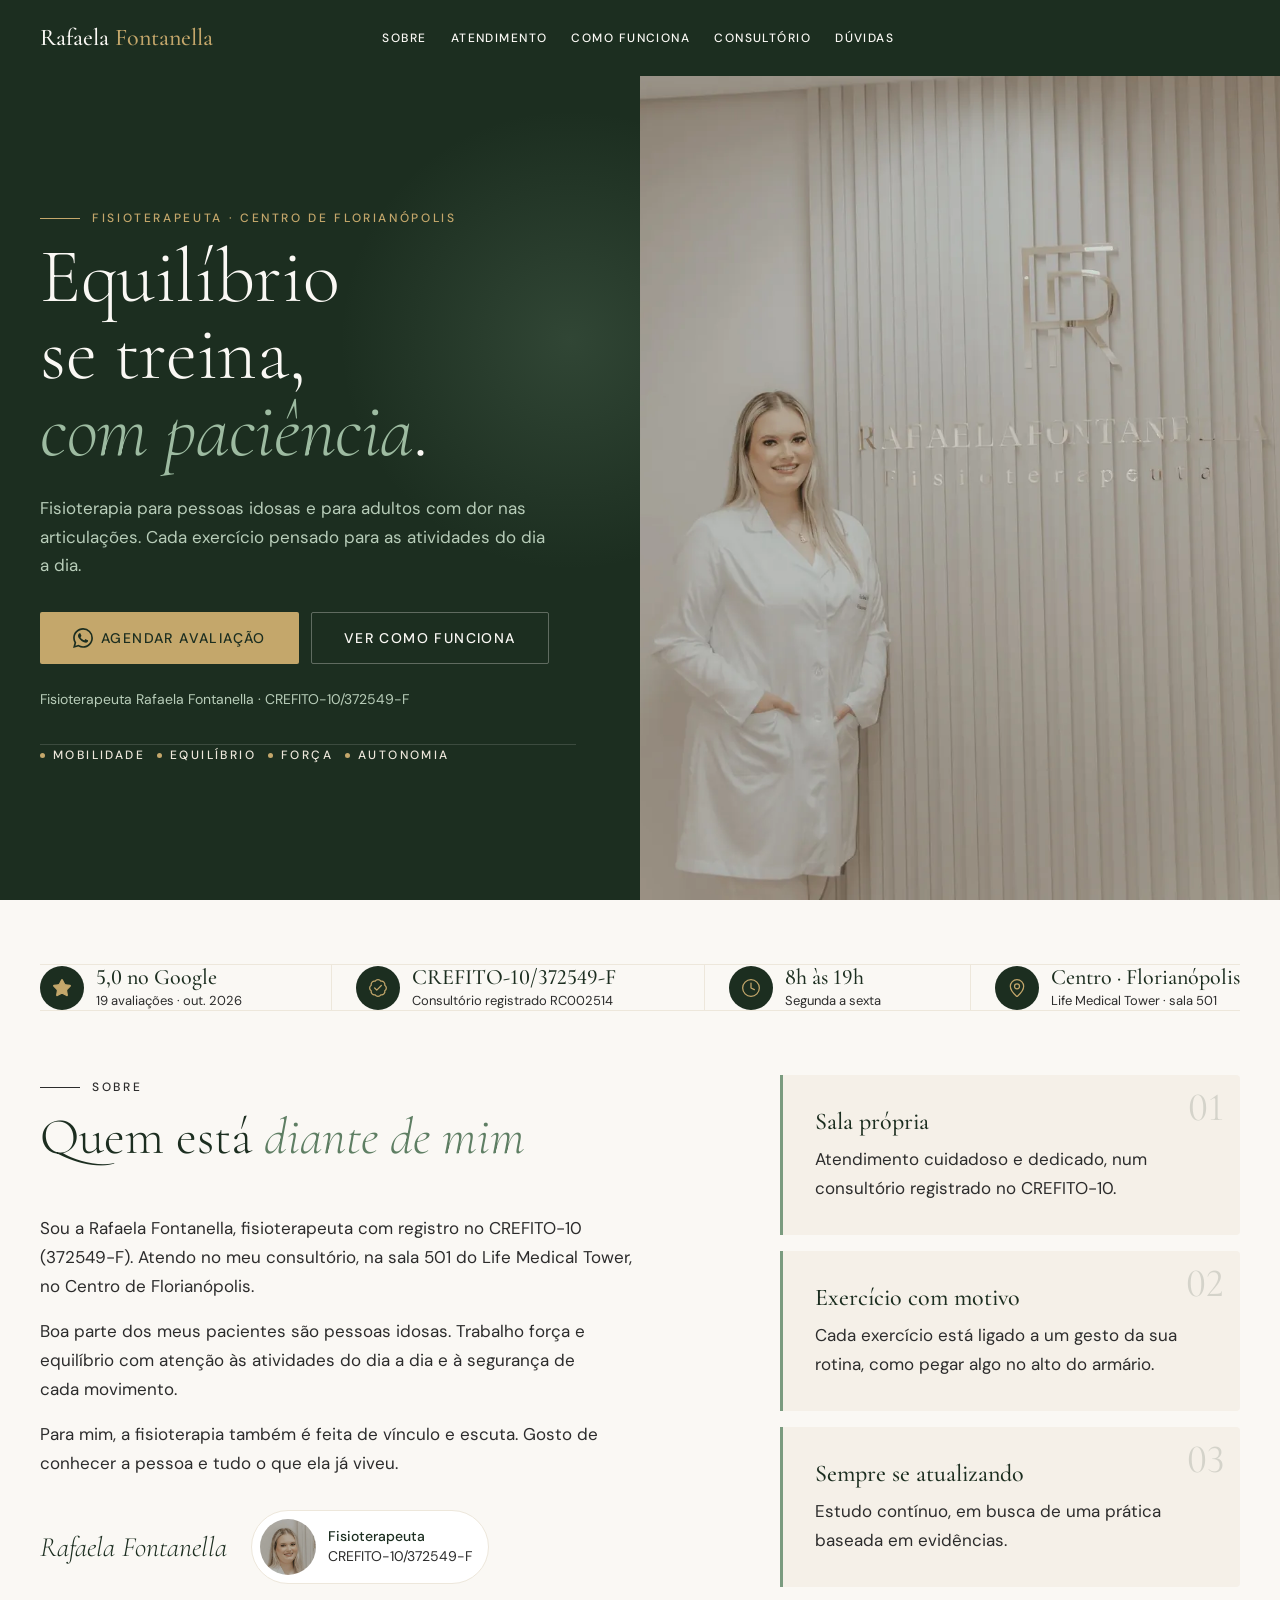
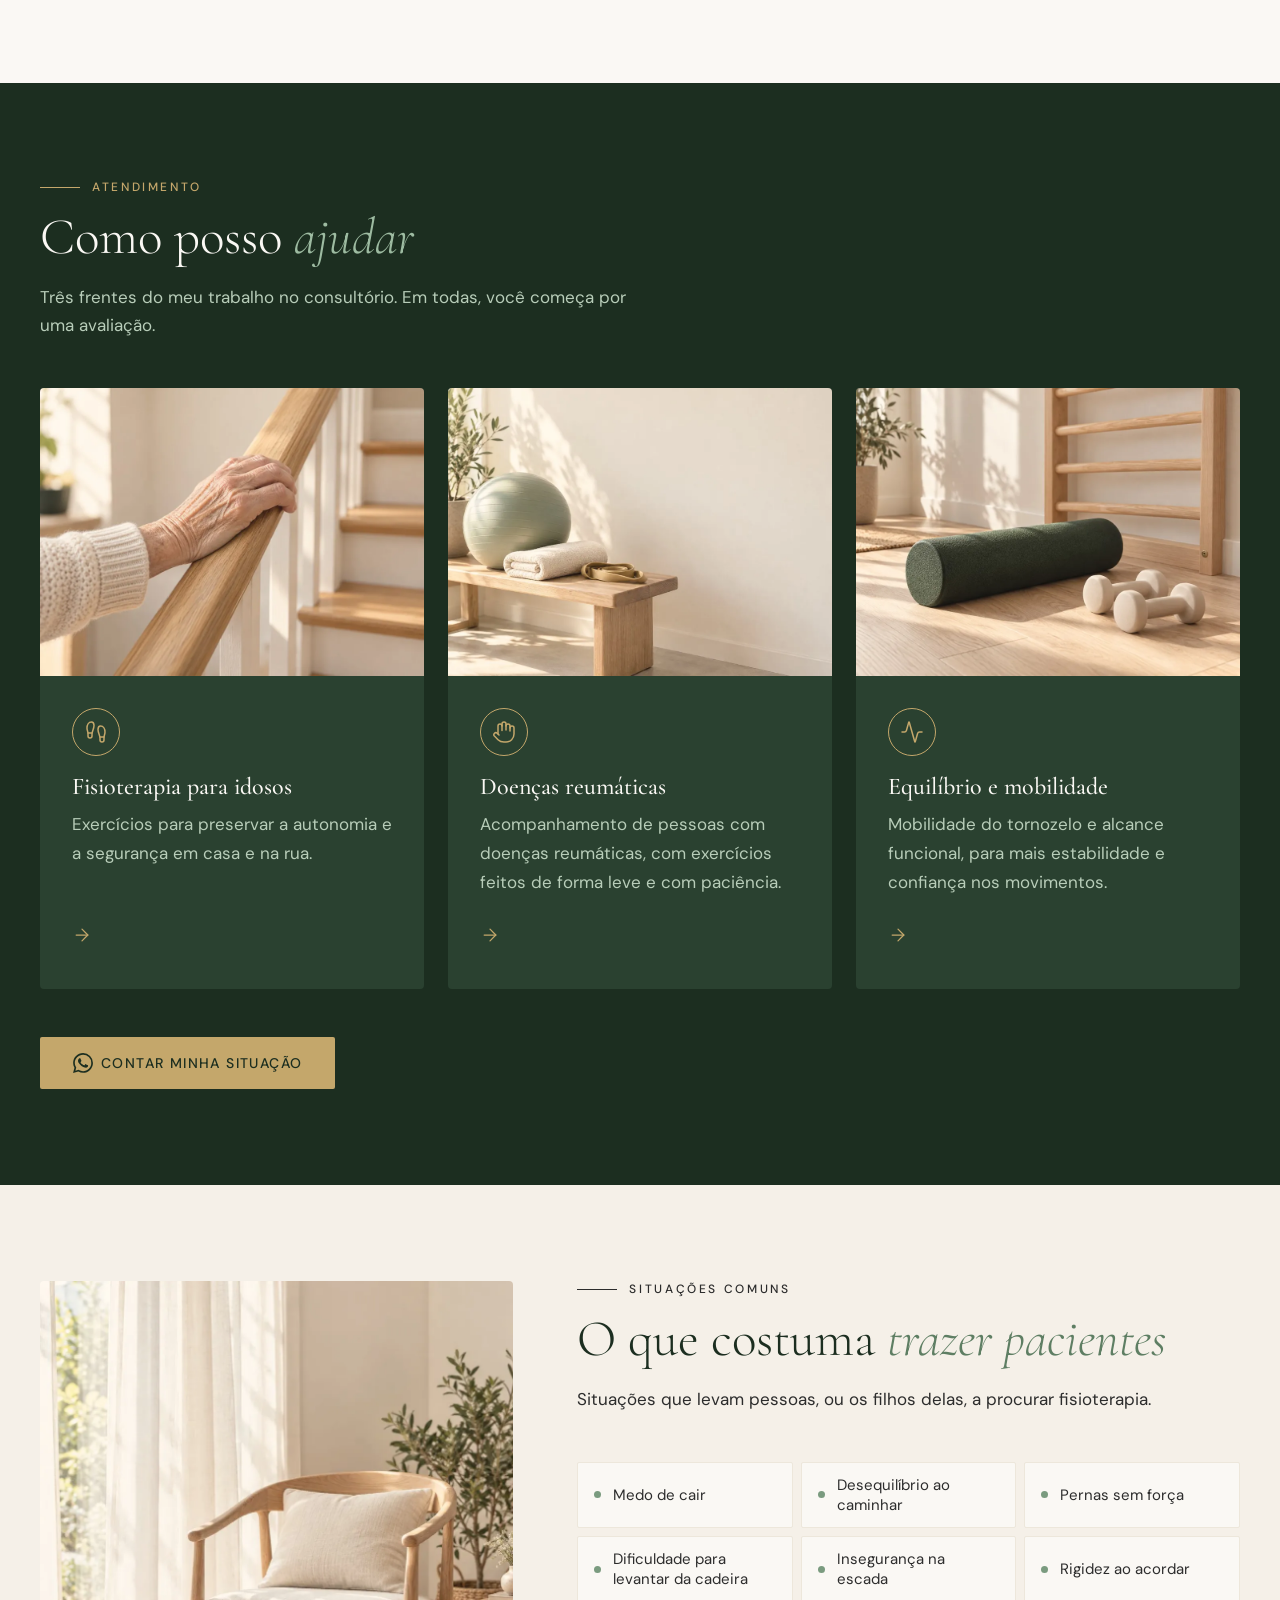
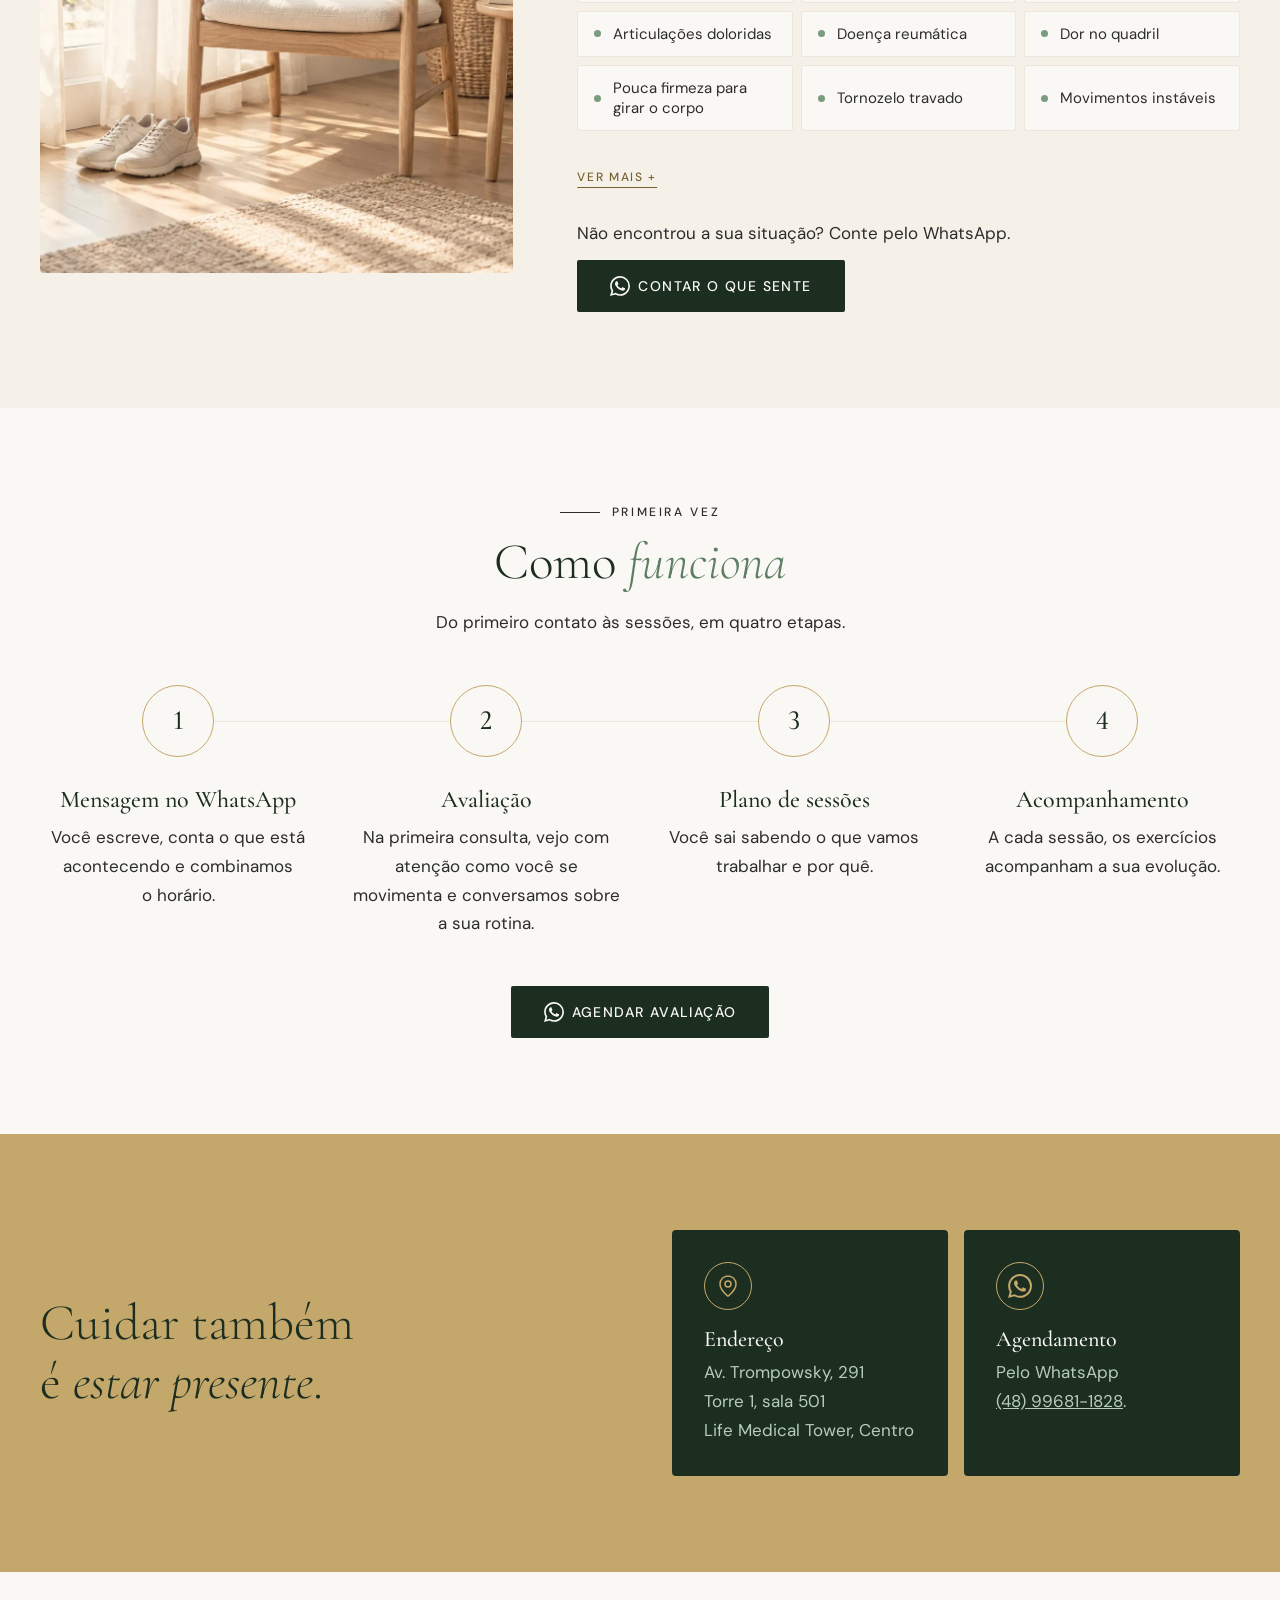
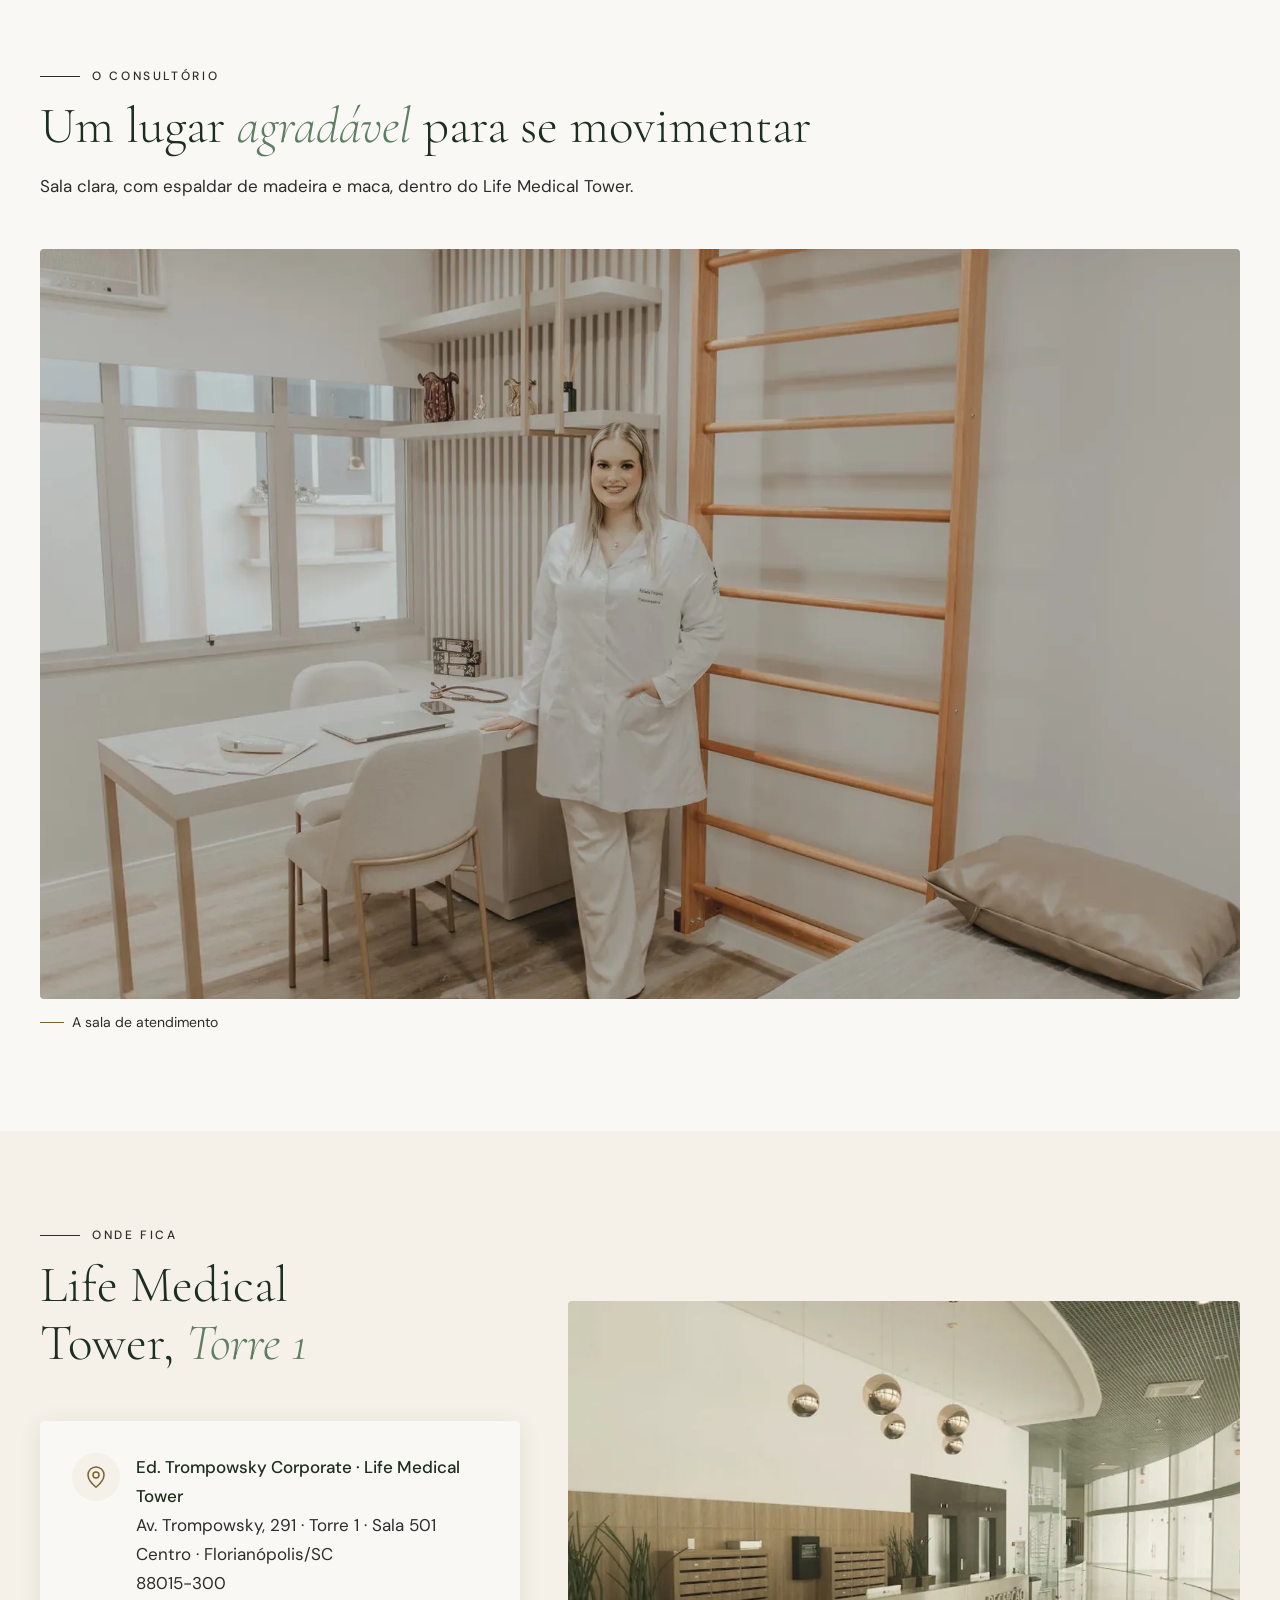
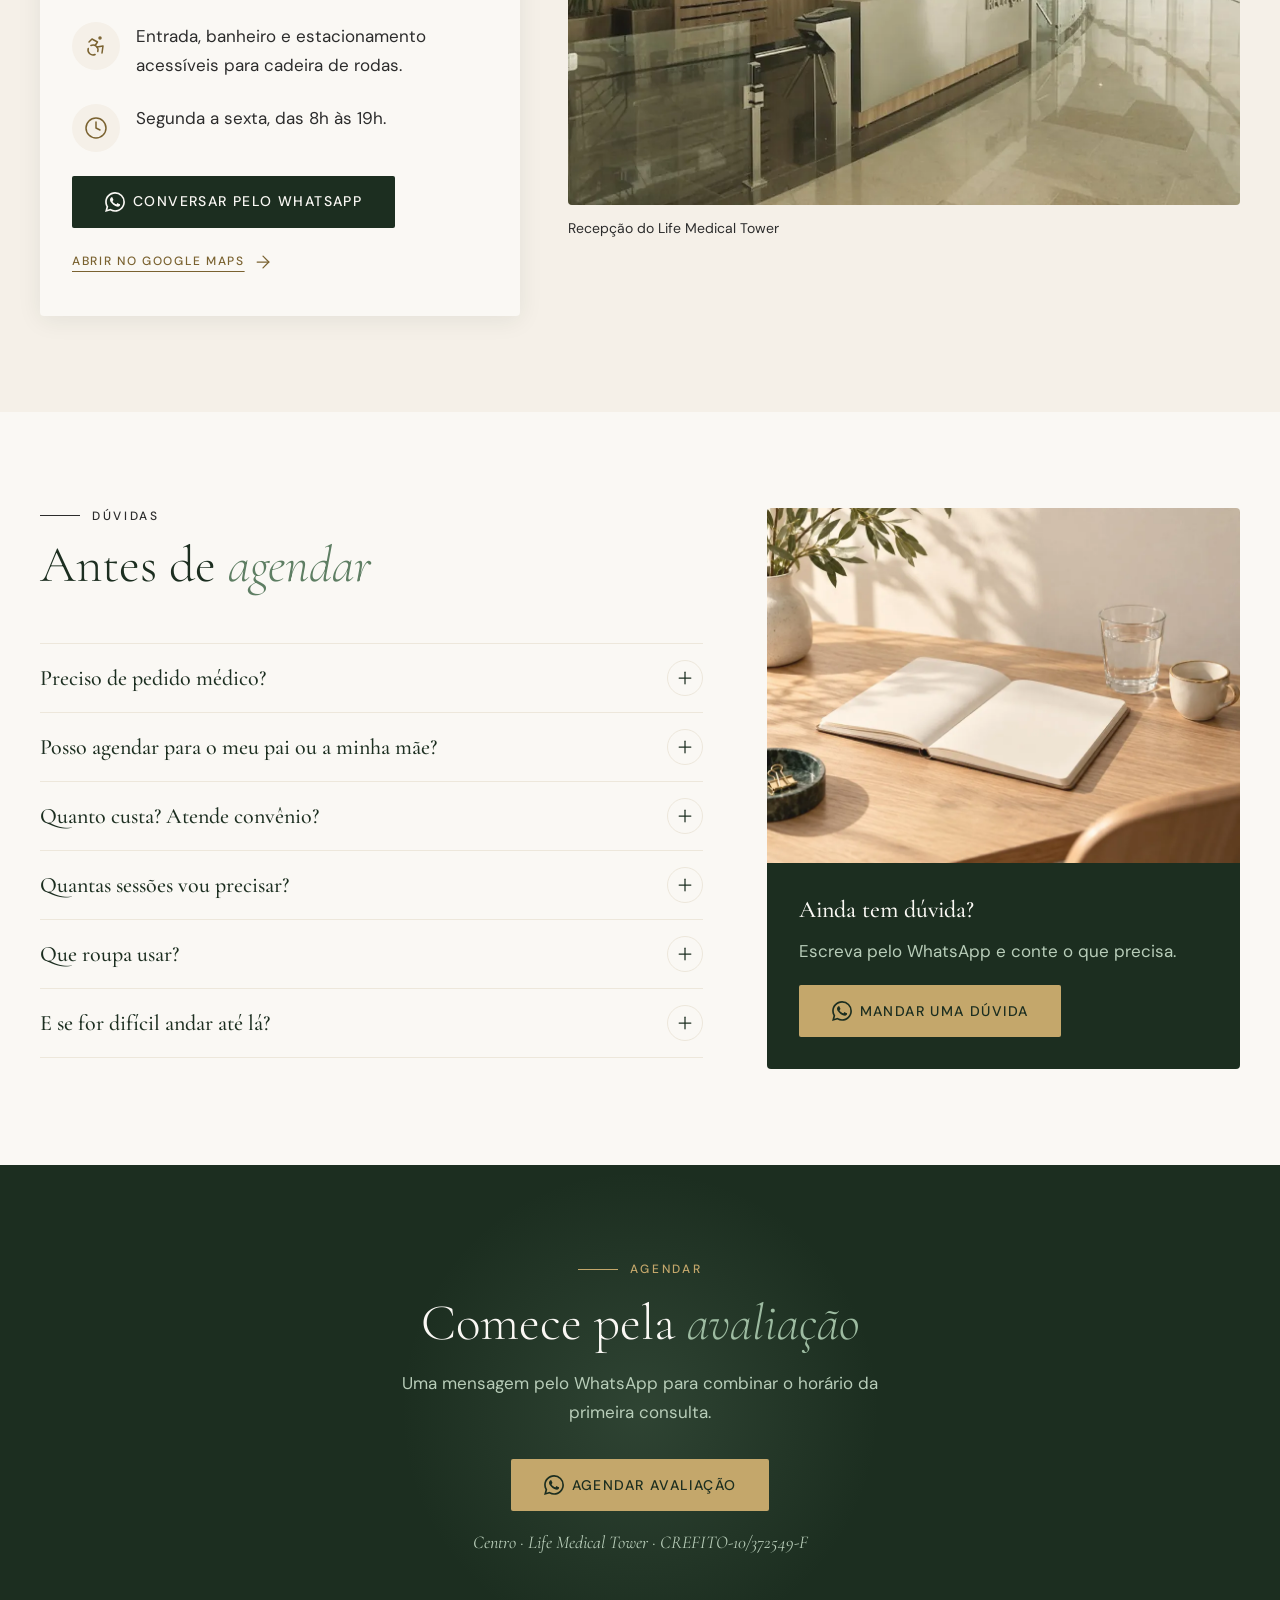
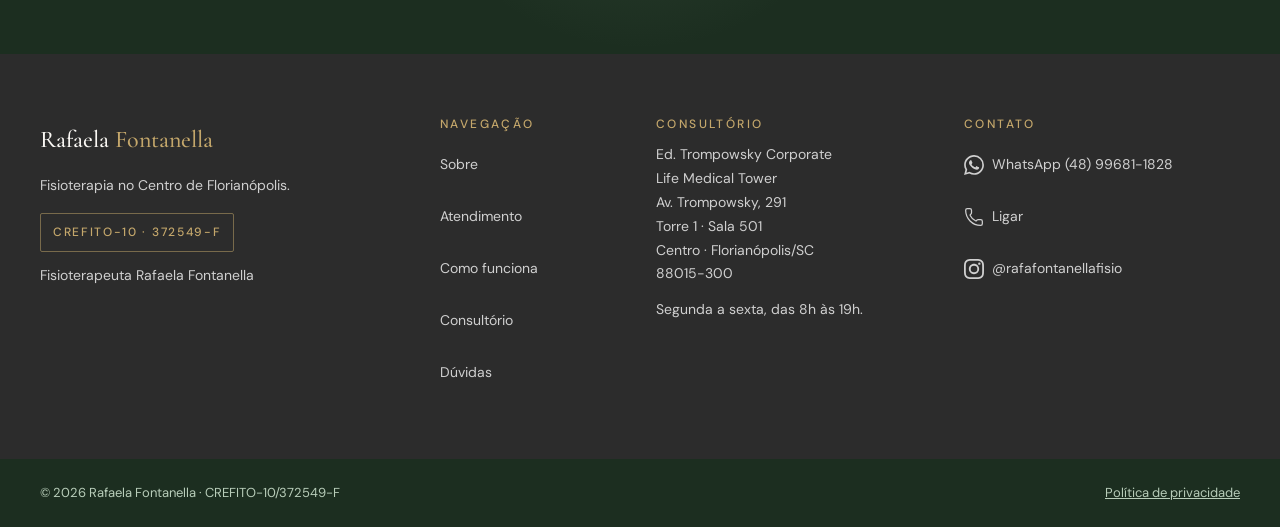
<file: index.html>
<!DOCTYPE html>
<html lang="pt-BR">
<head>
<meta charset="UTF-8">
<meta name="viewport" content="width=device-width, initial-scale=1">
<!-- PRÉ-VENDA: não remover até o Armin fechar a venda -->
<meta name="robots" content="noindex, nofollow">
<title>Fisioterapeuta no Centro, Florianópolis | Rafaela Fontanella</title>
<meta name="description" content="Fisioterapia para pessoas idosas e adultos no Centro de Florianópolis, no Life Medical Tower. Rafaela Fontanella, CREFITO-10/372549-F.">
<meta property="og:title" content="Fisioterapeuta no Centro, Florianópolis | Rafaela Fontanella">
<meta property="og:description" content="Fisioterapia para pessoas idosas e adultos no Centro de Florianópolis, no Life Medical Tower. Rafaela Fontanella, CREFITO-10/372549-F.">
<meta property="og:type" content="website">
<meta property="og:locale" content="pt_BR">
<meta property="og:url" content="https://infomediamethods-sys.github.io/rafaela-fontanella-fisioterapeuta/">
<meta property="og:image" content="https://infomediamethods-sys.github.io/rafaela-fontanella-fisioterapeuta/assets/img/og-rafaela.jpg">
<meta property="og:image:width" content="1200">
<meta property="og:image:height" content="630">
<meta property="og:image:alt" content="Rafaela Fontanella, fisioterapeuta no Centro de Florianópolis, CREFITO-10/372549-F, com a frase: Equilíbrio se treina, com paciência.">
<meta name="twitter:card" content="summary_large_image">
<meta name="twitter:image" content="https://infomediamethods-sys.github.io/rafaela-fontanella-fisioterapeuta/assets/img/og-rafaela.jpg">
<meta name="theme-color" content="#1C2E20">
<link rel="icon" href="data:image/svg+xml,%3Csvg xmlns='http://www.w3.org/2000/svg' viewBox='0 0 64 64'%3E%3Crect width='64' height='64' rx='4' fill='%231C2E20'/%3E%3Ctext x='32' y='42' text-anchor='middle' font-family='Georgia,serif' font-size='28' fill='%23C4A76B'%3ERF%3C/text%3E%3C/svg%3E">
<link rel="preconnect" href="https://fonts.googleapis.com">
<link rel="preconnect" href="https://fonts.gstatic.com" crossorigin>
<link href="https://fonts.googleapis.com/css2?family=Cormorant+Garamond:ital,wght@0,300;0,500;1,300&family=DM+Sans:opsz,wght@9..40,400;9..40,500&display=swap" rel="stylesheet">
<link rel="preload" as="image" media="(max-width: 899px)" imagesrcset="assets/img/heroi-retrato-480.webp 480w, assets/img/heroi-retrato-960.webp 960w" imagesizes="100vw">
<link rel="stylesheet" href="assets/css/base.css">
<link rel="stylesheet" href="assets/css/style.css?v=20261019c">
<script type="application/ld+json">{"@context": "https://schema.org", "@graph": [{"@type": "Physiotherapy", "@id": "#consultorio", "name": "Rafaela Fontanella | Fisioterapeuta", "telephone": "+55 48 99681-1828", "image": "https://infomediamethods-sys.github.io/rafaela-fontanella-fisioterapeuta/assets/img/og-rafaela.jpg", "address": {"@type": "PostalAddress", "streetAddress": "Av. Trompowsky, 291, Torre 1, Sala 501, Ed. Trompowsky Corporate, Life Medical Tower", "addressLocality": "Florianópolis", "addressRegion": "SC", "postalCode": "88015-300", "addressCountry": "BR"}, "openingHoursSpecification": [{"@type": "OpeningHoursSpecification", "dayOfWeek": ["Monday", "Tuesday", "Wednesday", "Thursday", "Friday"], "opens": "08:00", "closes": "19:00"}], "sameAs": ["https://www.instagram.com/rafafontanellafisio/"]}, {"@type": "Person", "name": "Rafaela Fontanella", "jobTitle": "Fisioterapeuta", "identifier": {"@type": "PropertyValue", "propertyID": "CREFITO-10", "value": "372549-F"}, "worksFor": {"@id": "#consultorio"}, "sameAs": ["https://www.instagram.com/rafafontanellafisio/"]}]}</script>
</head>
<body>
<a class="pular-conteudo" href="#conteudo">Pular para o conteúdo</a>

<header data-header>
  <div class="container cabecalho">
    <a class="marca" href="#inicio" aria-label="Rafaela Fontanella, início">Rafaela&nbsp;<span>Fontanella</span></a>
    <nav class="nav" aria-label="Principal"><ul role="list"><li><a href="#sobre">Sobre</a></li><li><a href="#atendimento">Atendimento</a></li><li><a href="#como-funciona">Como funciona</a></li><li><a href="#consultorio">Consultório</a></li><li><a href="#duvidas">Dúvidas</a></li></ul></nav>
    <div class="cabecalho__acoes">
      <a class="botao botao--ouro cabecalho__cta" href="https://wa.me/5548996811828?text=Ol%C3%A1%2C%20Rafaela%21%20Vi%20seu%20site%20e%20gostaria%20de%20agendar%20uma%20avalia%C3%A7%C3%A3o%20de%20fisioterapia." target="_blank" rel="noopener"><span class="cta-longo">Agendar avaliação</span><span class="cta-curto">Agendar</span></a>
      <button class="cabecalho__menu" type="button" data-abrir-menu aria-expanded="false" aria-controls="menu-celular"><span></span><span class="sr-only">Abrir menu</span></button>
    </div>
  </div>
</header>
<nav class="menu-celular" id="menu-celular" aria-hidden="true" aria-label="Menu" data-lenis-prevent>
  <div class="menu-celular__topo">
    <span class="marca">Rafaela&nbsp;<span>Fontanella</span></span>
    <button class="menu-celular__fechar" type="button" data-fechar-menu><svg aria-hidden="true" focusable="false" class="icone icone--x" xmlns="http://www.w3.org/2000/svg" width="24" height="24" viewBox="0 0 24 24" fill="none" stroke="currentColor" stroke-width="1.5" stroke-linecap="round" stroke-linejoin="round" ><path d="M18 6 6 18" /><path d="m6 6 12 12" /></svg><span class="sr-only">Fechar menu</span></button>
  </div>
  <ul role="list"><li><a href="#sobre">Sobre</a></li><li><a href="#atendimento">Atendimento</a></li><li><a href="#como-funciona">Como funciona</a></li><li><a href="#consultorio">Consultório</a></li><li><a href="#duvidas">Dúvidas</a></li></ul>
  <a class="botao botao--ouro" href="https://wa.me/5548996811828?text=Ol%C3%A1%2C%20Rafaela%21%20Vi%20seu%20site%20e%20gostaria%20de%20agendar%20uma%20avalia%C3%A7%C3%A3o%20de%20fisioterapia." target="_blank" rel="noopener"><svg class="icone icone--marca" width="24" height="24" fill="currentColor" aria-hidden="true" focusable="false" role="img" viewBox="0 0 24 24" xmlns="http://www.w3.org/2000/svg"><path d="M17.472 14.382c-.297-.149-1.758-.867-2.03-.967-.273-.099-.471-.148-.67.15-.197.297-.767.966-.94 1.164-.173.199-.347.223-.644.075-.297-.15-1.255-.463-2.39-1.475-.883-.788-1.48-1.761-1.653-2.059-.173-.297-.018-.458.13-.606.134-.133.298-.347.446-.52.149-.174.198-.298.298-.497.099-.198.05-.371-.025-.52-.075-.149-.669-1.612-.916-2.207-.242-.579-.487-.5-.669-.51-.173-.008-.371-.01-.57-.01-.198 0-.52.074-.792.372-.272.297-1.04 1.016-1.04 2.479 0 1.462 1.065 2.875 1.213 3.074.149.198 2.096 3.2 5.077 4.487.709.306 1.262.489 1.694.625.712.227 1.36.195 1.871.118.571-.085 1.758-.719 2.006-1.413.248-.694.248-1.289.173-1.413-.074-.124-.272-.198-.57-.347m-5.421 7.403h-.004a9.87 9.87 0 01-5.031-1.378l-.361-.214-3.741.982.998-3.648-.235-.374a9.86 9.86 0 01-1.51-5.26c.001-5.45 4.436-9.884 9.888-9.884 2.64 0 5.122 1.03 6.988 2.898a9.825 9.825 0 012.893 6.994c-.003 5.45-4.437 9.884-9.885 9.884m8.413-18.297A11.815 11.815 0 0012.05 0C5.495 0 .16 5.335.157 11.892c0 2.096.547 4.142 1.588 5.945L.057 24l6.305-1.654a11.882 11.882 0 005.683 1.448h.005c6.554 0 11.89-5.335 11.893-11.893a11.821 11.821 0 00-3.48-8.413Z"/></svg> Agendar avaliação</a>
  <p class="menu-celular__registro">Fisioterapeuta Rafaela Fontanella&nbsp;· <span class="nowrap">CREFITO-10/372549-F</span></p>
</nav>

<main id="conteudo">

  <section class="heroi" id="inicio" data-heroi>
    <div class="heroi__texto">
      <p class="rotulo entrar" style="--atraso:.1s">Fisioterapeuta · Centro de Florianópolis</p>
      <h1 class="entrar" style="--atraso:.2s">Equilíbrio se treina, <em>com paciência</em>.</h1>
      <div class="midia heroi__foto-celular">
        <picture>
  <source type="image/webp" media="(max-width: 899px)" srcset="assets/img/heroi-retrato-480.webp 480w, assets/img/heroi-retrato-960.webp 960w" sizes="100vw">
  <source type="image/webp" srcset="assets/img/heroi-retrato-960.webp 960w, assets/img/heroi-retrato-1600.webp 1600w" sizes="50vw">
  <img src="assets/img/heroi-retrato-960.jpg" width="1600" height="2000" alt="Rafaela Fontanella, de jaleco, no consultório, diante da placa com o seu nome" decoding="async" fetchpriority="high">
</picture>
      </div>
      <p class="heroi__apoio entrar" style="--atraso:.35s">Fisioterapia para pessoas idosas e para adultos com dor nas articulações. Cada exercício pensado para as atividades do dia a dia.</p>
      <div class="botoes entrar" style="--atraso:.5s">
        <a class="botao botao--ouro" href="https://wa.me/5548996811828?text=Ol%C3%A1%2C%20Rafaela%21%20Vi%20seu%20site%20e%20gostaria%20de%20agendar%20uma%20avalia%C3%A7%C3%A3o%20de%20fisioterapia." target="_blank" rel="noopener"><svg class="icone icone--marca" width="24" height="24" fill="currentColor" aria-hidden="true" focusable="false" role="img" viewBox="0 0 24 24" xmlns="http://www.w3.org/2000/svg"><path d="M17.472 14.382c-.297-.149-1.758-.867-2.03-.967-.273-.099-.471-.148-.67.15-.197.297-.767.966-.94 1.164-.173.199-.347.223-.644.075-.297-.15-1.255-.463-2.39-1.475-.883-.788-1.48-1.761-1.653-2.059-.173-.297-.018-.458.13-.606.134-.133.298-.347.446-.52.149-.174.198-.298.298-.497.099-.198.05-.371-.025-.52-.075-.149-.669-1.612-.916-2.207-.242-.579-.487-.5-.669-.51-.173-.008-.371-.01-.57-.01-.198 0-.52.074-.792.372-.272.297-1.04 1.016-1.04 2.479 0 1.462 1.065 2.875 1.213 3.074.149.198 2.096 3.2 5.077 4.487.709.306 1.262.489 1.694.625.712.227 1.36.195 1.871.118.571-.085 1.758-.719 2.006-1.413.248-.694.248-1.289.173-1.413-.074-.124-.272-.198-.57-.347m-5.421 7.403h-.004a9.87 9.87 0 01-5.031-1.378l-.361-.214-3.741.982.998-3.648-.235-.374a9.86 9.86 0 01-1.51-5.26c.001-5.45 4.436-9.884 9.888-9.884 2.64 0 5.122 1.03 6.988 2.898a9.825 9.825 0 012.893 6.994c-.003 5.45-4.437 9.884-9.885 9.884m8.413-18.297A11.815 11.815 0 0012.05 0C5.495 0 .16 5.335.157 11.892c0 2.096.547 4.142 1.588 5.945L.057 24l6.305-1.654a11.882 11.882 0 005.683 1.448h.005c6.554 0 11.89-5.335 11.893-11.893a11.821 11.821 0 00-3.48-8.413Z"/></svg> Agendar avaliação</a>
        <a class="botao botao--fantasma" href="#como-funciona">Ver como funciona</a>
      </div>
      <p class="heroi__registro entrar" style="--atraso:.5s">Fisioterapeuta Rafaela Fontanella&nbsp;· <span class="nowrap">CREFITO-10/372549-F</span></p>
      <ul class="heroi__termos entrar" style="--atraso:.55s" role="list" aria-label="O que é trabalhado"><li>Mobilidade</li><li>Equilíbrio</li><li>Força</li><li>Autonomia</li></ul>
    </div>
    <div class="heroi__visual">
      <div class="midia heroi__foto">
        <picture>
  <source type="image/webp" media="(max-width: 899px)" srcset="assets/img/heroi-retrato-480.webp 480w, assets/img/heroi-retrato-960.webp 960w" sizes="100vw">
  <source type="image/webp" srcset="assets/img/heroi-retrato-960.webp 960w, assets/img/heroi-retrato-1600.webp 1600w" sizes="50vw">
  <img src="assets/img/heroi-retrato-960.jpg" width="1600" height="2000" alt="Rafaela Fontanella, de jaleco, no consultório, diante da placa com o seu nome" decoding="async">
</picture>
      </div>
    </div>
  </section>

  <section class="prova fundo-claro" aria-label="Informações do consultório">
    <div class="container">
      <ul class="info-faixa revelar" role="list">
        <li class="info info--nota"><span class="info__icone"><svg aria-hidden="true" focusable="false" class="icone icone--star" xmlns="http://www.w3.org/2000/svg" width="24" height="24" viewBox="0 0 24 24" fill="none" stroke="currentColor" stroke-width="1.5" stroke-linecap="round" stroke-linejoin="round" ><path d="M11.525 2.295a.53.53 0 0 1 .95 0l2.31 4.679a2.123 2.123 0 0 0 1.595 1.16l5.166.756a.53.53 0 0 1 .294.904l-3.736 3.638a2.123 2.123 0 0 0-.611 1.878l.882 5.14a.53.53 0 0 1-.771.56l-4.618-2.428a2.122 2.122 0 0 0-1.973 0L6.396 21.01a.53.53 0 0 1-.77-.56l.881-5.139a2.122 2.122 0 0 0-.611-1.879L2.16 9.795a.53.53 0 0 1 .294-.906l5.165-.755a2.122 2.122 0 0 0 1.597-1.16z" /></svg></span><p><b>5,0 no Google</b><span>19 avaliações · out. 2026</span></p></li>
        <li class="info"><span class="info__icone"><svg aria-hidden="true" focusable="false" class="icone icone--badge-check" xmlns="http://www.w3.org/2000/svg" width="24" height="24" viewBox="0 0 24 24" fill="none" stroke="currentColor" stroke-width="1.5" stroke-linecap="round" stroke-linejoin="round" ><path d="M3.85 8.62a4 4 0 0 1 4.78-4.77 4 4 0 0 1 6.74 0 4 4 0 0 1 4.78 4.78 4 4 0 0 1 0 6.74 4 4 0 0 1-4.77 4.78 4 4 0 0 1-6.75 0 4 4 0 0 1-4.78-4.77 4 4 0 0 1 0-6.76Z" /><path d="m16 9-5.5 5.5L8 12" /></svg></span><p><b><span class="nowrap">CREFITO-10/372549-F</span></b><span>Consultório registrado RC002514</span></p></li>
        <li class="info"><span class="info__icone"><svg aria-hidden="true" focusable="false" class="icone icone--clock" xmlns="http://www.w3.org/2000/svg" width="24" height="24" viewBox="0 0 24 24" fill="none" stroke="currentColor" stroke-width="1.5" stroke-linecap="round" stroke-linejoin="round" ><circle cx="12" cy="12" r="10" /><path d="M12 6v6l4 2" /></svg></span><p><b>8h às 19h</b><span>Segunda a sexta</span></p></li>
        <li class="info"><span class="info__icone"><svg aria-hidden="true" focusable="false" class="icone icone--map-pin" xmlns="http://www.w3.org/2000/svg" width="24" height="24" viewBox="0 0 24 24" fill="none" stroke="currentColor" stroke-width="1.5" stroke-linecap="round" stroke-linejoin="round" ><path d="M20 10c0 4.993-5.539 10.193-7.399 11.799a1 1 0 0 1-1.202 0C9.539 20.193 4 14.993 4 10a8 8 0 0 1 16 0" /><circle cx="12" cy="10" r="3" /></svg></span><p><b>Centro · Florianópolis</b><span>Life Medical Tower · sala 501</span></p></li>
      </ul>
    </div>
  </section>

  <section class="secao sobre fundo-claro" id="sobre">
    <div class="container sobre__grade">
      <div class="sobre__texto revelar">
        <div class="cabeca">
          <p class="rotulo">Sobre</p>
          <h2>Quem está <em>diante de mim</em></h2>
        </div>
        <p>Sou a Rafaela Fontanella, fisioterapeuta com registro no CREFITO-10 (372549-F). Atendo no meu consultório, na sala 501 do Life Medical Tower, no Centro de Florianópolis.</p>
        <p>Boa parte dos meus pacientes são pessoas idosas. Trabalho força e equilíbrio com atenção às atividades do dia a dia e à segurança de cada movimento.</p>
        <p>Para mim, a fisioterapia também é feita de vínculo e escuta. Gosto de conhecer a pessoa e tudo o que ela já viveu.</p>
        <div class="sobre__assinatura">
          <span class="assinatura">Rafaela Fontanella</span>
          <div class="avatar-cartao">
            <div class="midia proporcao-avatar"><picture>
  <source type="image/webp" media="(max-width: 899px)" srcset="assets/img/sobre-avatar-480.webp 480w, assets/img/sobre-avatar-960.webp 960w" sizes="100vw">
  <source type="image/webp" srcset="assets/img/sobre-avatar-960.webp 960w" sizes="50vw">
  <img src="assets/img/sobre-avatar-960.jpg" width="400" height="400" alt="" sizes="56px" decoding="async">
</picture></div>
            <p><strong>Fisioterapeuta</strong>CREFITO-10/372549-F</p>
          </div>
        </div>
      </div>
      <ul class="compromissos surgir" role="list">
        <li class="compromisso" style="--i:2"><span class="compromisso__num" aria-hidden="true">01</span><h3>Sala própria</h3><p>Atendimento cuidadoso e dedicado, num consultório registrado no CREFITO-10.</p></li>
        <li class="compromisso" style="--i:3"><span class="compromisso__num" aria-hidden="true">02</span><h3>Exercício com motivo</h3><p>Cada exercício está ligado a um gesto da sua rotina, como pegar algo no alto do armário.</p></li>
        <li class="compromisso" style="--i:4"><span class="compromisso__num" aria-hidden="true">03</span><h3>Sempre se atualizando</h3><p>Estudo contínuo, em busca de uma prática baseada em evidências.</p></li>
      </ul>
    </div>
  </section>

  <section class="secao escuro" id="atendimento">
    <div class="container">
      <div class="cabeca revelar">
        <p class="rotulo">Atendimento</p>
        <h2>Como posso <em>ajudar</em></h2>
        <p>Três frentes do meu trabalho no consultório. Em todas, você começa por uma avaliação.</p>
      </div>
      <ul class="servicos surgir" role="list">
        <li class="servico" style="--i:0">
          <div class="midia"><picture>
  <source type="image/webp" media="(max-width: 899px)" srcset="assets/img/servico-idosos-480.webp 480w, assets/img/servico-idosos-960.webp 960w" sizes="100vw">
  <source type="image/webp" srcset="assets/img/servico-idosos-960.webp 960w, assets/img/servico-idosos-1600.webp 1600w" sizes="33vw">
  <img src="assets/img/servico-idosos-960.jpg" width="1600" height="1200" alt="Mão de uma pessoa idosa apoiada num corrimão de madeira" sizes="(min-width: 900px) 33vw, 100vw" decoding="async" loading="lazy">
</picture></div>
          <div class="servico__corpo">
            <span class="icone-circulo"><svg aria-hidden="true" focusable="false" class="icone icone--footprints" xmlns="http://www.w3.org/2000/svg" width="24" height="24" viewBox="0 0 24 24" fill="none" stroke="currentColor" stroke-width="1.5" stroke-linecap="round" stroke-linejoin="round" ><path d="M4 16v-2.38C4 11.5 2.97 10.5 3 8c.03-2.72 1.49-6 4.5-6C9.37 2 10 3.8 10 5.5c0 3.11-2 5.66-2 8.68V16a2 2 0 1 1-4 0Z" /><path d="M20 20v-2.38c0-2.12 1.03-3.12 1-5.62-.03-2.72-1.49-6-4.5-6C14.63 6 14 7.8 14 9.5c0 3.11 2 5.66 2 8.68V20a2 2 0 1 0 4 0Z" /><path d="M16 17h4" /><path d="M4 13h4" /></svg></span>
            <h3>Fisioterapia para idosos</h3>
            <p>Exercícios para preservar a autonomia e a segurança em casa e na rua.</p>
            <a class="link servico__seta" href="https://wa.me/5548996811828?text=Ol%C3%A1%2C%20Rafaela%21%20Vi%20seu%20site%20e%20gostaria%20de%20saber%20sobre%20fisioterapia%20para%20uma%20pessoa%20idosa%20da%20minha%20fam%C3%ADlia." target="_blank" rel="noopener" aria-label="Conversar pelo WhatsApp sobre fisioterapia para idosos"><svg aria-hidden="true" focusable="false" class="icone icone--arrow-right" xmlns="http://www.w3.org/2000/svg" width="24" height="24" viewBox="0 0 24 24" fill="none" stroke="currentColor" stroke-width="1.5" stroke-linecap="round" stroke-linejoin="round" ><path d="M5 12h14" /><path d="m12 5 7 7-7 7" /></svg></a>
          </div>
        </li>
        <li class="servico" style="--i:1">
          <div class="midia"><picture>
  <source type="image/webp" media="(max-width: 899px)" srcset="assets/img/servico-reumaticas-480.webp 480w, assets/img/servico-reumaticas-960.webp 960w" sizes="100vw">
  <source type="image/webp" srcset="assets/img/servico-reumaticas-960.webp 960w, assets/img/servico-reumaticas-1600.webp 1600w" sizes="33vw">
  <img src="assets/img/servico-reumaticas-960.jpg" width="1600" height="1200" alt="Bola de exercício, toalha e faixa elástica sobre um banco de madeira" sizes="(min-width: 900px) 33vw, 100vw" decoding="async" loading="lazy">
</picture></div>
          <div class="servico__corpo">
            <span class="icone-circulo"><svg aria-hidden="true" focusable="false" class="icone icone--hand" xmlns="http://www.w3.org/2000/svg" width="24" height="24" viewBox="0 0 24 24" fill="none" stroke="currentColor" stroke-width="1.5" stroke-linecap="round" stroke-linejoin="round" ><path d="M18 11V6a2 2 0 0 0-2-2a2 2 0 0 0-2 2" /><path d="M14 10V4a2 2 0 0 0-2-2a2 2 0 0 0-2 2v2" /><path d="M10 10.5V6a2 2 0 0 0-2-2a2 2 0 0 0-2 2v8" /><path d="M18 8a2 2 0 1 1 4 0v6a8 8 0 0 1-8 8h-2c-2.8 0-4.5-.86-5.99-2.34l-3.6-3.6a2 2 0 0 1 2.83-2.82L7 15" /></svg></span>
            <h3>Doenças reumáticas</h3>
            <p>Acompanhamento de pessoas com doenças reumáticas, com exercícios feitos de forma leve e com paciência.</p>
            <a class="link servico__seta" href="https://wa.me/5548996811828?text=Ol%C3%A1%2C%20Rafaela%21%20Vi%20seu%20site%20e%20gostaria%20de%20saber%20sobre%20fisioterapia%20para%20dores%20nas%20articula%C3%A7%C3%B5es." target="_blank" rel="noopener" aria-label="Conversar pelo WhatsApp sobre doenças reumáticas"><svg aria-hidden="true" focusable="false" class="icone icone--arrow-right" xmlns="http://www.w3.org/2000/svg" width="24" height="24" viewBox="0 0 24 24" fill="none" stroke="currentColor" stroke-width="1.5" stroke-linecap="round" stroke-linejoin="round" ><path d="M5 12h14" /><path d="m12 5 7 7-7 7" /></svg></a>
          </div>
        </li>
        <li class="servico" style="--i:2">
          <div class="midia"><picture>
  <source type="image/webp" media="(max-width: 899px)" srcset="assets/img/servico-ortopedia-480.webp 480w, assets/img/servico-ortopedia-960.webp 960w" sizes="100vw">
  <source type="image/webp" srcset="assets/img/servico-ortopedia-960.webp 960w, assets/img/servico-ortopedia-1600.webp 1600w" sizes="33vw">
  <img src="assets/img/servico-ortopedia-960.jpg" width="1600" height="1200" alt="Rolo de espuma e halteres leves no piso, ao pé de um espaldar de madeira" sizes="(min-width: 900px) 33vw, 100vw" decoding="async" loading="lazy">
</picture></div>
          <div class="servico__corpo">
            <span class="icone-circulo"><svg aria-hidden="true" focusable="false" class="icone icone--activity" xmlns="http://www.w3.org/2000/svg" width="24" height="24" viewBox="0 0 24 24" fill="none" stroke="currentColor" stroke-width="1.5" stroke-linecap="round" stroke-linejoin="round" ><path d="M22 12h-2.48a2 2 0 0 0-1.93 1.46l-2.35 8.36a.25.25 0 0 1-.48 0L9.24 2.18a.25.25 0 0 0-.48 0l-2.35 8.36A2 2 0 0 1 4.49 12H2" /></svg></span>
            <h3>Equilíbrio e mobilidade</h3>
            <p>Mobilidade do tornozelo e alcance funcional, para mais estabilidade e confiança nos movimentos.</p>
            <a class="link servico__seta" href="https://wa.me/5548996811828?text=Ol%C3%A1%2C%20Rafaela%21%20Vi%20seu%20site%20e%20gostaria%20de%20saber%20sobre%20fisioterapia%20para%20equil%C3%ADbrio%20e%20mobilidade." target="_blank" rel="noopener" aria-label="Conversar pelo WhatsApp sobre equilíbrio e mobilidade"><svg aria-hidden="true" focusable="false" class="icone icone--arrow-right" xmlns="http://www.w3.org/2000/svg" width="24" height="24" viewBox="0 0 24 24" fill="none" stroke="currentColor" stroke-width="1.5" stroke-linecap="round" stroke-linejoin="round" ><path d="M5 12h14" /><path d="m12 5 7 7-7 7" /></svg></a>
          </div>
        </li>
      </ul>
      <div class="atendimento__acao revelar">
        <a class="botao botao--ouro" href="https://wa.me/5548996811828?text=Ol%C3%A1%2C%20Rafaela%21%20Vi%20seu%20site%20e%20gostaria%20de%20agendar%20uma%20avalia%C3%A7%C3%A3o%20de%20fisioterapia." target="_blank" rel="noopener"><svg class="icone icone--marca" width="24" height="24" fill="currentColor" aria-hidden="true" focusable="false" role="img" viewBox="0 0 24 24" xmlns="http://www.w3.org/2000/svg"><path d="M17.472 14.382c-.297-.149-1.758-.867-2.03-.967-.273-.099-.471-.148-.67.15-.197.297-.767.966-.94 1.164-.173.199-.347.223-.644.075-.297-.15-1.255-.463-2.39-1.475-.883-.788-1.48-1.761-1.653-2.059-.173-.297-.018-.458.13-.606.134-.133.298-.347.446-.52.149-.174.198-.298.298-.497.099-.198.05-.371-.025-.52-.075-.149-.669-1.612-.916-2.207-.242-.579-.487-.5-.669-.51-.173-.008-.371-.01-.57-.01-.198 0-.52.074-.792.372-.272.297-1.04 1.016-1.04 2.479 0 1.462 1.065 2.875 1.213 3.074.149.198 2.096 3.2 5.077 4.487.709.306 1.262.489 1.694.625.712.227 1.36.195 1.871.118.571-.085 1.758-.719 2.006-1.413.248-.694.248-1.289.173-1.413-.074-.124-.272-.198-.57-.347m-5.421 7.403h-.004a9.87 9.87 0 01-5.031-1.378l-.361-.214-3.741.982.998-3.648-.235-.374a9.86 9.86 0 01-1.51-5.26c.001-5.45 4.436-9.884 9.888-9.884 2.64 0 5.122 1.03 6.988 2.898a9.825 9.825 0 012.893 6.994c-.003 5.45-4.437 9.884-9.885 9.884m8.413-18.297A11.815 11.815 0 0012.05 0C5.495 0 .16 5.335.157 11.892c0 2.096.547 4.142 1.588 5.945L.057 24l6.305-1.654a11.882 11.882 0 005.683 1.448h.005c6.554 0 11.89-5.335 11.893-11.893a11.821 11.821 0 00-3.48-8.413Z"/></svg> Contar minha situação</a>
      </div>
    </div>
  </section>

  <section class="secao fundo-tom" id="situacoes">
    <div class="container situacoes__grade">
      <div class="midia situacoes__foto surgir-img revelar"><picture>
  <source type="image/webp" media="(max-width: 899px)" srcset="assets/img/situacoes-luz-480.webp 480w, assets/img/situacoes-luz-960.webp 960w" sizes="100vw">
  <source type="image/webp" srcset="assets/img/situacoes-luz-960.webp 960w" sizes="40vw">
  <img src="assets/img/situacoes-luz-960.jpg" width="1200" height="1504" alt="Poltrona de madeira junto a uma janela com cortina clara e um par de tênis no chão" sizes="(min-width: 900px) 40vw, 100vw" decoding="async" loading="lazy">
</picture></div>
      <div>
        <div class="cabeca revelar">
          <p class="rotulo">Situações comuns</p>
          <h2>O que costuma <em>trazer pacientes</em></h2>
          <p>Situações que levam pessoas, ou os filhos delas, a procurar fisioterapia.</p>
        </div>
        <ul class="pilulas surgir" role="list"><li class="pilula" style="--i:0">Medo de cair</li><li class="pilula" style="--i:1">Desequilíbrio ao caminhar</li><li class="pilula" style="--i:2">Pernas sem força</li><li class="pilula" style="--i:3">Dificuldade para levantar da cadeira</li><li class="pilula" style="--i:4">Insegurança na escada</li><li class="pilula" style="--i:5">Rigidez ao acordar</li><li class="pilula" style="--i:6">Articulações doloridas</li><li class="pilula" style="--i:7">Doença reumática</li><li class="pilula" style="--i:8">Dor no quadril</li><li class="pilula" style="--i:8">Pouca firmeza para girar o corpo</li><li class="pilula" style="--i:8">Tornozelo travado</li><li class="pilula" style="--i:8">Movimentos instáveis</li></ul>
        <ul class="pilulas pilulas__mais" id="pilulas-mais" role="list" hidden><li class="pilula">Dificuldade para alcançar objetos</li><li class="pilula">Passos curtos e arrastados</li><li class="pilula">Pouco movimento depois de uma internação</li><li class="pilula">Receio de sair sozinho na rua</li></ul>
        <div class="situacoes__rodape">
          <button class="botao-mais link" type="button" aria-expanded="false" aria-controls="pilulas-mais" data-ver-mais>Ver mais +</button>
          <p class="situacoes__nota">Não encontrou a sua situação? Conte pelo WhatsApp.</p>
          <a class="botao botao--escuro" href="https://wa.me/5548996811828?text=Ol%C3%A1%2C%20Rafaela%21%20Vi%20seu%20site%20e%20queria%20contar%20o%20que%20estou%20sentindo%20para%20saber%20se%20a%20fisioterapia%20pode%20ajudar." target="_blank" rel="noopener"><svg class="icone icone--marca" width="24" height="24" fill="currentColor" aria-hidden="true" focusable="false" role="img" viewBox="0 0 24 24" xmlns="http://www.w3.org/2000/svg"><path d="M17.472 14.382c-.297-.149-1.758-.867-2.03-.967-.273-.099-.471-.148-.67.15-.197.297-.767.966-.94 1.164-.173.199-.347.223-.644.075-.297-.15-1.255-.463-2.39-1.475-.883-.788-1.48-1.761-1.653-2.059-.173-.297-.018-.458.13-.606.134-.133.298-.347.446-.52.149-.174.198-.298.298-.497.099-.198.05-.371-.025-.52-.075-.149-.669-1.612-.916-2.207-.242-.579-.487-.5-.669-.51-.173-.008-.371-.01-.57-.01-.198 0-.52.074-.792.372-.272.297-1.04 1.016-1.04 2.479 0 1.462 1.065 2.875 1.213 3.074.149.198 2.096 3.2 5.077 4.487.709.306 1.262.489 1.694.625.712.227 1.36.195 1.871.118.571-.085 1.758-.719 2.006-1.413.248-.694.248-1.289.173-1.413-.074-.124-.272-.198-.57-.347m-5.421 7.403h-.004a9.87 9.87 0 01-5.031-1.378l-.361-.214-3.741.982.998-3.648-.235-.374a9.86 9.86 0 01-1.51-5.26c.001-5.45 4.436-9.884 9.888-9.884 2.64 0 5.122 1.03 6.988 2.898a9.825 9.825 0 012.893 6.994c-.003 5.45-4.437 9.884-9.885 9.884m8.413-18.297A11.815 11.815 0 0012.05 0C5.495 0 .16 5.335.157 11.892c0 2.096.547 4.142 1.588 5.945L.057 24l6.305-1.654a11.882 11.882 0 005.683 1.448h.005c6.554 0 11.89-5.335 11.893-11.893a11.821 11.821 0 00-3.48-8.413Z"/></svg> Contar o que sente</a>
        </div>
      </div>
    </div>
  </section>

  <section class="secao fundo-claro" id="como-funciona">
    <div class="container">
      <div class="cabeca revelar">
        <p class="rotulo">Primeira vez</p>
        <h2>Como <em>funciona</em></h2>
        <p>Do primeiro contato às sessões, em quatro etapas.</p>
      </div>
      <ol class="passos surgir" role="list">
        <li class="passo" style="--i:0"><span class="passo__num" aria-hidden="true">1</span><div><h3>Mensagem no WhatsApp</h3><p>Você escreve, conta o que está acontecendo e combinamos o horário.</p></div></li>
        <li class="passo" style="--i:1"><span class="passo__num" aria-hidden="true">2</span><div><h3>Avaliação</h3><p>Na primeira consulta, vejo com atenção como você se movimenta e conversamos sobre a sua rotina.</p></div></li>
        <li class="passo" style="--i:2"><span class="passo__num" aria-hidden="true">3</span><div><h3>Plano de sessões</h3><p>Você sai sabendo o que vamos trabalhar e por quê.</p></div></li>
        <li class="passo" style="--i:3"><span class="passo__num" aria-hidden="true">4</span><div><h3>Acompanhamento</h3><p>A cada sessão, os exercícios acompanham a sua evolução.</p></div></li>
      </ol>
      <div class="passos__acao revelar">
        <a class="botao botao--escuro" href="https://wa.me/5548996811828?text=Ol%C3%A1%2C%20Rafaela%21%20Vi%20seu%20site%20e%20gostaria%20de%20agendar%20uma%20avalia%C3%A7%C3%A3o%20de%20fisioterapia." target="_blank" rel="noopener"><svg class="icone icone--marca" width="24" height="24" fill="currentColor" aria-hidden="true" focusable="false" role="img" viewBox="0 0 24 24" xmlns="http://www.w3.org/2000/svg"><path d="M17.472 14.382c-.297-.149-1.758-.867-2.03-.967-.273-.099-.471-.148-.67.15-.197.297-.767.966-.94 1.164-.173.199-.347.223-.644.075-.297-.15-1.255-.463-2.39-1.475-.883-.788-1.48-1.761-1.653-2.059-.173-.297-.018-.458.13-.606.134-.133.298-.347.446-.52.149-.174.198-.298.298-.497.099-.198.05-.371-.025-.52-.075-.149-.669-1.612-.916-2.207-.242-.579-.487-.5-.669-.51-.173-.008-.371-.01-.57-.01-.198 0-.52.074-.792.372-.272.297-1.04 1.016-1.04 2.479 0 1.462 1.065 2.875 1.213 3.074.149.198 2.096 3.2 5.077 4.487.709.306 1.262.489 1.694.625.712.227 1.36.195 1.871.118.571-.085 1.758-.719 2.006-1.413.248-.694.248-1.289.173-1.413-.074-.124-.272-.198-.57-.347m-5.421 7.403h-.004a9.87 9.87 0 01-5.031-1.378l-.361-.214-3.741.982.998-3.648-.235-.374a9.86 9.86 0 01-1.51-5.26c.001-5.45 4.436-9.884 9.888-9.884 2.64 0 5.122 1.03 6.988 2.898a9.825 9.825 0 012.893 6.994c-.003 5.45-4.437 9.884-9.885 9.884m8.413-18.297A11.815 11.815 0 0012.05 0C5.495 0 .16 5.335.157 11.892c0 2.096.547 4.142 1.588 5.945L.057 24l6.305-1.654a11.882 11.882 0 005.683 1.448h.005c6.554 0 11.89-5.335 11.893-11.893a11.821 11.821 0 00-3.48-8.413Z"/></svg> Agendar avaliação</a>
      </div>
    </div>
  </section>

  <section class="faixa-ouro" id="horario" aria-label="Endereço e agendamento">
    <div class="container faixa-ouro__grade">
      <h2 class="revelar">Cuidar também é <em>estar presente</em>.</h2>
      <ul class="faixa-ouro__cartoes surgir" role="list">
        <li class="cartao-verde" style="--i:1"><span class="icone-circulo"><svg aria-hidden="true" focusable="false" class="icone icone--map-pin" xmlns="http://www.w3.org/2000/svg" width="24" height="24" viewBox="0 0 24 24" fill="none" stroke="currentColor" stroke-width="1.5" stroke-linecap="round" stroke-linejoin="round" ><path d="M20 10c0 4.993-5.539 10.193-7.399 11.799a1 1 0 0 1-1.202 0C9.539 20.193 4 14.993 4 10a8 8 0 0 1 16 0" /><circle cx="12" cy="10" r="3" /></svg></span><div><h3>Endereço</h3><p>Av. Trompowsky, 291<br><span class="nowrap">Torre 1, sala 501</span><br>Life Medical Tower, Centro</p></div></li>
        <li class="cartao-verde" style="--i:2"><span class="icone-circulo"><svg class="icone icone--marca" width="24" height="24" fill="currentColor" aria-hidden="true" focusable="false" role="img" viewBox="0 0 24 24" xmlns="http://www.w3.org/2000/svg"><path d="M17.472 14.382c-.297-.149-1.758-.867-2.03-.967-.273-.099-.471-.148-.67.15-.197.297-.767.966-.94 1.164-.173.199-.347.223-.644.075-.297-.15-1.255-.463-2.39-1.475-.883-.788-1.48-1.761-1.653-2.059-.173-.297-.018-.458.13-.606.134-.133.298-.347.446-.52.149-.174.198-.298.298-.497.099-.198.05-.371-.025-.52-.075-.149-.669-1.612-.916-2.207-.242-.579-.487-.5-.669-.51-.173-.008-.371-.01-.57-.01-.198 0-.52.074-.792.372-.272.297-1.04 1.016-1.04 2.479 0 1.462 1.065 2.875 1.213 3.074.149.198 2.096 3.2 5.077 4.487.709.306 1.262.489 1.694.625.712.227 1.36.195 1.871.118.571-.085 1.758-.719 2.006-1.413.248-.694.248-1.289.173-1.413-.074-.124-.272-.198-.57-.347m-5.421 7.403h-.004a9.87 9.87 0 01-5.031-1.378l-.361-.214-3.741.982.998-3.648-.235-.374a9.86 9.86 0 01-1.51-5.26c.001-5.45 4.436-9.884 9.888-9.884 2.64 0 5.122 1.03 6.988 2.898a9.825 9.825 0 012.893 6.994c-.003 5.45-4.437 9.884-9.885 9.884m8.413-18.297A11.815 11.815 0 0012.05 0C5.495 0 .16 5.335.157 11.892c0 2.096.547 4.142 1.588 5.945L.057 24l6.305-1.654a11.882 11.882 0 005.683 1.448h.005c6.554 0 11.89-5.335 11.893-11.893a11.821 11.821 0 00-3.48-8.413Z"/></svg></span><div><h3>Agendamento</h3><p>Pelo WhatsApp <a href="https://wa.me/5548996811828?text=Ol%C3%A1%2C%20Rafaela%21%20Vi%20seu%20site%20e%20gostaria%20de%20agendar%20uma%20avalia%C3%A7%C3%A3o%20de%20fisioterapia." target="_blank" rel="noopener" class="nowrap">(48) 99681-1828</a>.</p></div></li>
      </ul>
    </div>
  </section>

  <section class="secao fundo-claro" id="consultorio">
    <div class="container">
      <div class="cabeca revelar">
        <p class="rotulo">O consultório</p>
        <h2>Um lugar <em>agradável</em> para se movimentar</h2>
        <p>Sala clara, com espaldar de madeira e maca, dentro do Life Medical Tower.</p>
      </div>
      <div class="galeria galeria--unica">
        <figure class="galeria__grande surgir-img revelar">
          <div class="midia"><picture>
  <source type="image/webp" media="(max-width: 899px)" srcset="assets/img/consultorio-sala-480.webp 480w, assets/img/consultorio-sala-960.webp 960w" sizes="100vw">
  <source type="image/webp" srcset="assets/img/consultorio-sala-960.webp 960w, assets/img/consultorio-sala-1600.webp 1600w" sizes="80vw">
  <img src="assets/img/consultorio-sala-960.jpg" width="2000" height="1250" alt="Rafaela Fontanella em pé na sala de atendimento, com mesa, poltronas, espaldar de madeira e maca" sizes="(min-width: 900px) 80vw, 100vw" decoding="async" loading="lazy">
</picture></div>
          <figcaption>A sala de atendimento</figcaption>
        </figure>
      </div>
    </div>
  </section>

  <section class="secao fundo-tom" id="onde">
    <div class="container onde__grade">
      <div>
        <div class="cabeca revelar">
          <p class="rotulo">Onde fica</p>
          <h2>Life Medical Tower, <em>Torre 1</em></h2>
        </div>
        <div class="local revelar">
          <div class="local__linha"><span class="icone-circulo"><svg aria-hidden="true" focusable="false" class="icone icone--map-pin" xmlns="http://www.w3.org/2000/svg" width="24" height="24" viewBox="0 0 24 24" fill="none" stroke="currentColor" stroke-width="1.5" stroke-linecap="round" stroke-linejoin="round" ><path d="M20 10c0 4.993-5.539 10.193-7.399 11.799a1 1 0 0 1-1.202 0C9.539 20.193 4 14.993 4 10a8 8 0 0 1 16 0" /><circle cx="12" cy="10" r="3" /></svg></span>
            <address><strong>Ed. Trompowsky Corporate · Life Medical Tower</strong>Av. Trompowsky, 291 · Torre 1 · Sala 501<br>Centro · Florianópolis/SC<br>88015-300</address></div>
          <div class="local__linha"><span class="icone-circulo"><svg aria-hidden="true" focusable="false" class="icone icone--accessibility" xmlns="http://www.w3.org/2000/svg" width="24" height="24" viewBox="0 0 24 24" fill="none" stroke="currentColor" stroke-width="1.5" stroke-linecap="round" stroke-linejoin="round" ><circle cx="16" cy="4" r="1" /><path d="m18 19 1-7-6 1" /><path d="m5 8 3-3 5.5 3-2.36 3.5" /><path d="M4.24 14.5a5 5 0 0 0 6.88 6" /><path d="M13.76 17.5a5 5 0 0 0-6.88-6" /></svg></span>
            <p>Entrada, banheiro e estacionamento acessíveis para cadeira de rodas.</p></div>
          <div class="local__linha"><span class="icone-circulo"><svg aria-hidden="true" focusable="false" class="icone icone--clock" xmlns="http://www.w3.org/2000/svg" width="24" height="24" viewBox="0 0 24 24" fill="none" stroke="currentColor" stroke-width="1.5" stroke-linecap="round" stroke-linejoin="round" ><circle cx="12" cy="12" r="10" /><path d="M12 6v6l4 2" /></svg></span>
            <p>Segunda a sexta, das 8h às 19h.</p></div>
          <div class="local__acoes">
            <a class="botao botao--escuro" href="https://wa.me/5548996811828?text=Ol%C3%A1%2C%20Rafaela%21%20Vi%20seu%20site%20e%20gostaria%20de%20agendar%20uma%20avalia%C3%A7%C3%A3o%20de%20fisioterapia." target="_blank" rel="noopener"><svg class="icone icone--marca" width="24" height="24" fill="currentColor" aria-hidden="true" focusable="false" role="img" viewBox="0 0 24 24" xmlns="http://www.w3.org/2000/svg"><path d="M17.472 14.382c-.297-.149-1.758-.867-2.03-.967-.273-.099-.471-.148-.67.15-.197.297-.767.966-.94 1.164-.173.199-.347.223-.644.075-.297-.15-1.255-.463-2.39-1.475-.883-.788-1.48-1.761-1.653-2.059-.173-.297-.018-.458.13-.606.134-.133.298-.347.446-.52.149-.174.198-.298.298-.497.099-.198.05-.371-.025-.52-.075-.149-.669-1.612-.916-2.207-.242-.579-.487-.5-.669-.51-.173-.008-.371-.01-.57-.01-.198 0-.52.074-.792.372-.272.297-1.04 1.016-1.04 2.479 0 1.462 1.065 2.875 1.213 3.074.149.198 2.096 3.2 5.077 4.487.709.306 1.262.489 1.694.625.712.227 1.36.195 1.871.118.571-.085 1.758-.719 2.006-1.413.248-.694.248-1.289.173-1.413-.074-.124-.272-.198-.57-.347m-5.421 7.403h-.004a9.87 9.87 0 01-5.031-1.378l-.361-.214-3.741.982.998-3.648-.235-.374a9.86 9.86 0 01-1.51-5.26c.001-5.45 4.436-9.884 9.888-9.884 2.64 0 5.122 1.03 6.988 2.898a9.825 9.825 0 012.893 6.994c-.003 5.45-4.437 9.884-9.885 9.884m8.413-18.297A11.815 11.815 0 0012.05 0C5.495 0 .16 5.335.157 11.892c0 2.096.547 4.142 1.588 5.945L.057 24l6.305-1.654a11.882 11.882 0 005.683 1.448h.005c6.554 0 11.89-5.335 11.893-11.893a11.821 11.821 0 00-3.48-8.413Z"/></svg> Conversar pelo WhatsApp</a>
            <a class="link" href="https://www.google.com/maps/search/?api=1&query=Rafaela%20Fontanella%20Fisioterapeuta&query_place_id=ChIJoTEti8s5J5URqtiX5fbk8ew" target="_blank" rel="noopener">Abrir no Google Maps <svg aria-hidden="true" focusable="false" class="icone icone--arrow-right" xmlns="http://www.w3.org/2000/svg" width="24" height="24" viewBox="0 0 24 24" fill="none" stroke="currentColor" stroke-width="1.5" stroke-linecap="round" stroke-linejoin="round" ><path d="M5 12h14" /><path d="m12 5 7 7-7 7" /></svg></a>
          </div>
        </div>
      </div>
      <figure class="onde__foto surgir-img revelar">
        <div class="midia"><picture>
  <source type="image/webp" media="(max-width: 899px)" srcset="assets/img/onde-recepcao-480.webp 480w, assets/img/onde-recepcao-960.webp 960w" sizes="100vw">
  <source type="image/webp" srcset="assets/img/onde-recepcao-960.webp 960w" sizes="55vw">
  <img src="assets/img/onde-recepcao-960.jpg" width="1161" height="871" alt="Hall de entrada do Life Medical Tower, com balcão de recepção e piso de mármore" sizes="(min-width: 900px) 55vw, 100vw" decoding="async" loading="lazy">
</picture></div>
        <figcaption>Recepção do Life Medical Tower</figcaption>
      </figure>
    </div>
  </section>

  <section class="secao fundo-claro" id="duvidas">
    <div class="container duvidas__grade">
      <div>
        <div class="cabeca revelar">
          <p class="rotulo">Dúvidas</p>
          <h2>Antes de <em>agendar</em></h2>
        </div>
        <div class="acordeao revelar">
          <details>
            <summary>Preciso de pedido médico?<span class="acordeao__icone"><svg aria-hidden="true" focusable="false" class="icone icone--plus" xmlns="http://www.w3.org/2000/svg" width="24" height="24" viewBox="0 0 24 24" fill="none" stroke="currentColor" stroke-width="1.5" stroke-linecap="round" stroke-linejoin="round" ><path d="M5 12h14" /><path d="M12 5v14" /></svg></span></summary>
            <div class="acordeao__resposta"><p>Para conversar e agendar, não. Se você tiver pedido médico, exames ou relatório de cirurgia, traga na avaliação.</p></div>
          </details>
          <details>
            <summary>Posso agendar para o meu pai ou a minha mãe?<span class="acordeao__icone"><svg aria-hidden="true" focusable="false" class="icone icone--plus" xmlns="http://www.w3.org/2000/svg" width="24" height="24" viewBox="0 0 24 24" fill="none" stroke="currentColor" stroke-width="1.5" stroke-linecap="round" stroke-linejoin="round" ><path d="M5 12h14" /><path d="M12 5v14" /></svg></span></summary>
            <div class="acordeao__resposta"><p>Pode. Escreva contando a situação dele ou dela. Se quiser, venha junto na primeira consulta.</p></div>
          </details>
          <details>
            <summary>Quanto custa? Atende convênio?<span class="acordeao__icone"><svg aria-hidden="true" focusable="false" class="icone icone--plus" xmlns="http://www.w3.org/2000/svg" width="24" height="24" viewBox="0 0 24 24" fill="none" stroke="currentColor" stroke-width="1.5" stroke-linecap="round" stroke-linejoin="round" ><path d="M5 12h14" /><path d="M12 5v14" /></svg></span></summary>
            <div class="acordeao__resposta"><p>Valores e formas de pagamento são combinados pelo WhatsApp, antes da primeira consulta. Pergunte também sobre convênio e reembolso.</p></div>
          </details>
          <details>
            <summary>Quantas sessões vou precisar?<span class="acordeao__icone"><svg aria-hidden="true" focusable="false" class="icone icone--plus" xmlns="http://www.w3.org/2000/svg" width="24" height="24" viewBox="0 0 24 24" fill="none" stroke="currentColor" stroke-width="1.5" stroke-linecap="round" stroke-linejoin="round" ><path d="M5 12h14" /><path d="M12 5v14" /></svg></span></summary>
            <div class="acordeao__resposta"><p>Depende do que a avaliação mostrar. A frequência é combinada com você e revista durante o acompanhamento.</p></div>
          </details>
          <details>
            <summary>Que roupa usar?<span class="acordeao__icone"><svg aria-hidden="true" focusable="false" class="icone icone--plus" xmlns="http://www.w3.org/2000/svg" width="24" height="24" viewBox="0 0 24 24" fill="none" stroke="currentColor" stroke-width="1.5" stroke-linecap="round" stroke-linejoin="round" ><path d="M5 12h14" /><path d="M12 5v14" /></svg></span></summary>
            <div class="acordeao__resposta"><p>Roupa confortável, que deixe você se movimentar, e um calçado firme.</p></div>
          </details>
          <details>
            <summary>E se for difícil andar até lá?<span class="acordeao__icone"><svg aria-hidden="true" focusable="false" class="icone icone--plus" xmlns="http://www.w3.org/2000/svg" width="24" height="24" viewBox="0 0 24 24" fill="none" stroke="currentColor" stroke-width="1.5" stroke-linecap="round" stroke-linejoin="round" ><path d="M5 12h14" /><path d="M12 5v14" /></svg></span></summary>
            <div class="acordeao__resposta"><p>O prédio é acessível para cadeira de rodas. Avise na mensagem e combinamos a chegada.</p></div>
          </details>
        </div>
      </div>
      <div class="duvidas__lado revelar">
        <div class="midia"><picture>
  <source type="image/webp" media="(max-width: 899px)" srcset="assets/img/duvidas-mesa-480.webp 480w, assets/img/duvidas-mesa-960.webp 960w" sizes="100vw">
  <source type="image/webp" srcset="assets/img/duvidas-mesa-960.webp 960w, assets/img/duvidas-mesa-1600.webp 1600w" sizes="40vw">
  <img src="assets/img/duvidas-mesa-960.jpg" width="1600" height="1200" alt="Mesa de madeira com um caderno aberto, um copo de água e uma xícara" sizes="(min-width: 900px) 40vw, 100vw" decoding="async" loading="lazy">
</picture></div>
        <div class="cartao-duvida">
          <h3>Ainda tem dúvida?</h3>
          <p>Escreva pelo WhatsApp e conte o que precisa.</p>
          <a class="botao botao--ouro" href="https://wa.me/5548996811828?text=Ol%C3%A1%2C%20Rafaela%21%20Vi%20seu%20site%20e%20tenho%20uma%20d%C3%BAvida%20sobre%20o%20atendimento." target="_blank" rel="noopener"><svg class="icone icone--marca" width="24" height="24" fill="currentColor" aria-hidden="true" focusable="false" role="img" viewBox="0 0 24 24" xmlns="http://www.w3.org/2000/svg"><path d="M17.472 14.382c-.297-.149-1.758-.867-2.03-.967-.273-.099-.471-.148-.67.15-.197.297-.767.966-.94 1.164-.173.199-.347.223-.644.075-.297-.15-1.255-.463-2.39-1.475-.883-.788-1.48-1.761-1.653-2.059-.173-.297-.018-.458.13-.606.134-.133.298-.347.446-.52.149-.174.198-.298.298-.497.099-.198.05-.371-.025-.52-.075-.149-.669-1.612-.916-2.207-.242-.579-.487-.5-.669-.51-.173-.008-.371-.01-.57-.01-.198 0-.52.074-.792.372-.272.297-1.04 1.016-1.04 2.479 0 1.462 1.065 2.875 1.213 3.074.149.198 2.096 3.2 5.077 4.487.709.306 1.262.489 1.694.625.712.227 1.36.195 1.871.118.571-.085 1.758-.719 2.006-1.413.248-.694.248-1.289.173-1.413-.074-.124-.272-.198-.57-.347m-5.421 7.403h-.004a9.87 9.87 0 01-5.031-1.378l-.361-.214-3.741.982.998-3.648-.235-.374a9.86 9.86 0 01-1.51-5.26c.001-5.45 4.436-9.884 9.888-9.884 2.64 0 5.122 1.03 6.988 2.898a9.825 9.825 0 012.893 6.994c-.003 5.45-4.437 9.884-9.885 9.884m8.413-18.297A11.815 11.815 0 0012.05 0C5.495 0 .16 5.335.157 11.892c0 2.096.547 4.142 1.588 5.945L.057 24l6.305-1.654a11.882 11.882 0 005.683 1.448h.005c6.554 0 11.89-5.335 11.893-11.893a11.821 11.821 0 00-3.48-8.413Z"/></svg> Mandar uma dúvida</a>
        </div>
      </div>
    </div>
  </section>

  <section class="secao escuro cta-final" id="agendar">
    <div class="container--estreito revelar">
      <p class="rotulo">Agendar</p>
      <h2>Comece pela <em>avaliação</em></h2>
      <p>Uma mensagem pelo WhatsApp para combinar o horário da primeira consulta.</p>
      <a class="botao botao--ouro" href="https://wa.me/5548996811828?text=Ol%C3%A1%2C%20Rafaela%21%20Vi%20seu%20site%20e%20gostaria%20de%20agendar%20uma%20avalia%C3%A7%C3%A3o%20de%20fisioterapia." target="_blank" rel="noopener"><svg class="icone icone--marca" width="24" height="24" fill="currentColor" aria-hidden="true" focusable="false" role="img" viewBox="0 0 24 24" xmlns="http://www.w3.org/2000/svg"><path d="M17.472 14.382c-.297-.149-1.758-.867-2.03-.967-.273-.099-.471-.148-.67.15-.197.297-.767.966-.94 1.164-.173.199-.347.223-.644.075-.297-.15-1.255-.463-2.39-1.475-.883-.788-1.48-1.761-1.653-2.059-.173-.297-.018-.458.13-.606.134-.133.298-.347.446-.52.149-.174.198-.298.298-.497.099-.198.05-.371-.025-.52-.075-.149-.669-1.612-.916-2.207-.242-.579-.487-.5-.669-.51-.173-.008-.371-.01-.57-.01-.198 0-.52.074-.792.372-.272.297-1.04 1.016-1.04 2.479 0 1.462 1.065 2.875 1.213 3.074.149.198 2.096 3.2 5.077 4.487.709.306 1.262.489 1.694.625.712.227 1.36.195 1.871.118.571-.085 1.758-.719 2.006-1.413.248-.694.248-1.289.173-1.413-.074-.124-.272-.198-.57-.347m-5.421 7.403h-.004a9.87 9.87 0 01-5.031-1.378l-.361-.214-3.741.982.998-3.648-.235-.374a9.86 9.86 0 01-1.51-5.26c.001-5.45 4.436-9.884 9.888-9.884 2.64 0 5.122 1.03 6.988 2.898a9.825 9.825 0 012.893 6.994c-.003 5.45-4.437 9.884-9.885 9.884m8.413-18.297A11.815 11.815 0 0012.05 0C5.495 0 .16 5.335.157 11.892c0 2.096.547 4.142 1.588 5.945L.057 24l6.305-1.654a11.882 11.882 0 005.683 1.448h.005c6.554 0 11.89-5.335 11.893-11.893a11.821 11.821 0 00-3.48-8.413Z"/></svg> Agendar avaliação</a>
      <p class="cta-final__detalhes">Centro · Life Medical Tower · <span class="nowrap">CREFITO-10/372549-F</span></p>
    </div>
  </section>

  <section class="atalho" aria-label="Atalho de contato">
    <div class="container">
      <p>Tem uma pergunta?</p>
      <div class="botoes">
        <a class="botao botao--escuro" href="https://wa.me/5548996811828?text=Ol%C3%A1%2C%20Rafaela%21%20Vi%20seu%20site%20e%20tenho%20uma%20d%C3%BAvida%20sobre%20o%20atendimento." target="_blank" rel="noopener"><svg class="icone icone--marca" width="24" height="24" fill="currentColor" aria-hidden="true" focusable="false" role="img" viewBox="0 0 24 24" xmlns="http://www.w3.org/2000/svg"><path d="M17.472 14.382c-.297-.149-1.758-.867-2.03-.967-.273-.099-.471-.148-.67.15-.197.297-.767.966-.94 1.164-.173.199-.347.223-.644.075-.297-.15-1.255-.463-2.39-1.475-.883-.788-1.48-1.761-1.653-2.059-.173-.297-.018-.458.13-.606.134-.133.298-.347.446-.52.149-.174.198-.298.298-.497.099-.198.05-.371-.025-.52-.075-.149-.669-1.612-.916-2.207-.242-.579-.487-.5-.669-.51-.173-.008-.371-.01-.57-.01-.198 0-.52.074-.792.372-.272.297-1.04 1.016-1.04 2.479 0 1.462 1.065 2.875 1.213 3.074.149.198 2.096 3.2 5.077 4.487.709.306 1.262.489 1.694.625.712.227 1.36.195 1.871.118.571-.085 1.758-.719 2.006-1.413.248-.694.248-1.289.173-1.413-.074-.124-.272-.198-.57-.347m-5.421 7.403h-.004a9.87 9.87 0 01-5.031-1.378l-.361-.214-3.741.982.998-3.648-.235-.374a9.86 9.86 0 01-1.51-5.26c.001-5.45 4.436-9.884 9.888-9.884 2.64 0 5.122 1.03 6.988 2.898a9.825 9.825 0 012.893 6.994c-.003 5.45-4.437 9.884-9.885 9.884m8.413-18.297A11.815 11.815 0 0012.05 0C5.495 0 .16 5.335.157 11.892c0 2.096.547 4.142 1.588 5.945L.057 24l6.305-1.654a11.882 11.882 0 005.683 1.448h.005c6.554 0 11.89-5.335 11.893-11.893a11.821 11.821 0 00-3.48-8.413Z"/></svg> Escrever no WhatsApp</a>
        <a class="botao botao--escuro" href="tel:+5548996811828"><svg aria-hidden="true" focusable="false" class="icone icone--phone" xmlns="http://www.w3.org/2000/svg" width="24" height="24" viewBox="0 0 24 24" fill="none" stroke="currentColor" stroke-width="1.5" stroke-linecap="round" stroke-linejoin="round" ><path d="M13.832 16.568a1 1 0 0 0 1.213-.303l.355-.465A2 2 0 0 1 17 15h3a2 2 0 0 1 2 2v3a2 2 0 0 1-2 2A18 18 0 0 1 2 4a2 2 0 0 1 2-2h3a2 2 0 0 1 2 2v3a2 2 0 0 1-.8 1.6l-.468.351a1 1 0 0 0-.292 1.233 14 14 0 0 0 6.392 6.384" /></svg> Ligar</a>
      </div>
    </div>
  </section>

</main>

<footer class="rodape">
  <div class="container rodape__grade">
    <div>
      <a class="marca" href="#inicio">Rafaela&nbsp;<span>Fontanella</span></a>
      <p class="rodape__frase">Fisioterapia no Centro de Florianópolis.</p>
      <span class="selo">CREFITO-10 · 372549-F</span>
      <p class="rodape__linha">Fisioterapeuta Rafaela Fontanella</p>
    </div>
    <div>
      <h2>Navegação</h2>
      <ul role="list"><li><a href="#sobre">Sobre</a></li><li><a href="#atendimento">Atendimento</a></li><li><a href="#como-funciona">Como funciona</a></li><li><a href="#consultorio">Consultório</a></li><li><a href="#duvidas">Dúvidas</a></li></ul>
    </div>
    <div>
      <h2>Consultório</h2>
      <address>Ed. Trompowsky Corporate<br>Life Medical Tower<br>Av. Trompowsky, 291<br>Torre 1 · Sala 501<br>Centro · Florianópolis/SC<br>88015-300</address>
      <p>Segunda a sexta, das 8h às 19h.</p>
    </div>
    <div>
      <h2>Contato</h2>
      <ul role="list">
        <li><a href="https://wa.me/5548996811828?text=Ol%C3%A1%2C%20Rafaela%21%20Vi%20seu%20site%20e%20gostaria%20de%20agendar%20uma%20avalia%C3%A7%C3%A3o%20de%20fisioterapia." target="_blank" rel="noopener"><svg class="icone icone--marca" width="24" height="24" fill="currentColor" aria-hidden="true" focusable="false" role="img" viewBox="0 0 24 24" xmlns="http://www.w3.org/2000/svg"><path d="M17.472 14.382c-.297-.149-1.758-.867-2.03-.967-.273-.099-.471-.148-.67.15-.197.297-.767.966-.94 1.164-.173.199-.347.223-.644.075-.297-.15-1.255-.463-2.39-1.475-.883-.788-1.48-1.761-1.653-2.059-.173-.297-.018-.458.13-.606.134-.133.298-.347.446-.52.149-.174.198-.298.298-.497.099-.198.05-.371-.025-.52-.075-.149-.669-1.612-.916-2.207-.242-.579-.487-.5-.669-.51-.173-.008-.371-.01-.57-.01-.198 0-.52.074-.792.372-.272.297-1.04 1.016-1.04 2.479 0 1.462 1.065 2.875 1.213 3.074.149.198 2.096 3.2 5.077 4.487.709.306 1.262.489 1.694.625.712.227 1.36.195 1.871.118.571-.085 1.758-.719 2.006-1.413.248-.694.248-1.289.173-1.413-.074-.124-.272-.198-.57-.347m-5.421 7.403h-.004a9.87 9.87 0 01-5.031-1.378l-.361-.214-3.741.982.998-3.648-.235-.374a9.86 9.86 0 01-1.51-5.26c.001-5.45 4.436-9.884 9.888-9.884 2.64 0 5.122 1.03 6.988 2.898a9.825 9.825 0 012.893 6.994c-.003 5.45-4.437 9.884-9.885 9.884m8.413-18.297A11.815 11.815 0 0012.05 0C5.495 0 .16 5.335.157 11.892c0 2.096.547 4.142 1.588 5.945L.057 24l6.305-1.654a11.882 11.882 0 005.683 1.448h.005c6.554 0 11.89-5.335 11.893-11.893a11.821 11.821 0 00-3.48-8.413Z"/></svg> WhatsApp (48) 99681-1828</a></li>
        <li><a href="tel:+5548996811828"><svg aria-hidden="true" focusable="false" class="icone icone--phone" xmlns="http://www.w3.org/2000/svg" width="24" height="24" viewBox="0 0 24 24" fill="none" stroke="currentColor" stroke-width="1.5" stroke-linecap="round" stroke-linejoin="round" ><path d="M13.832 16.568a1 1 0 0 0 1.213-.303l.355-.465A2 2 0 0 1 17 15h3a2 2 0 0 1 2 2v3a2 2 0 0 1-2 2A18 18 0 0 1 2 4a2 2 0 0 1 2-2h3a2 2 0 0 1 2 2v3a2 2 0 0 1-.8 1.6l-.468.351a1 1 0 0 0-.292 1.233 14 14 0 0 0 6.392 6.384" /></svg> Ligar</a></li>
        <li><a href="https://www.instagram.com/rafafontanellafisio/" target="_blank" rel="noopener"><svg class="icone icone--marca" width="24" height="24" fill="currentColor" aria-hidden="true" focusable="false" role="img" viewBox="0 0 24 24" xmlns="http://www.w3.org/2000/svg"><path d="M7.0301.084c-1.2768.0602-2.1487.264-2.911.5634-.7888.3075-1.4575.72-2.1228 1.3877-.6652.6677-1.075 1.3368-1.3802 2.127-.2954.7638-.4956 1.6365-.552 2.914-.0564 1.2775-.0689 1.6882-.0626 4.947.0062 3.2586.0206 3.6671.0825 4.9473.061 1.2765.264 2.1482.5635 2.9107.308.7889.72 1.4573 1.388 2.1228.6679.6655 1.3365 1.0743 2.1285 1.38.7632.295 1.6361.4961 2.9134.552 1.2773.056 1.6884.069 4.9462.0627 3.2578-.0062 3.668-.0207 4.9478-.0814 1.28-.0607 2.147-.2652 2.9098-.5633.7889-.3086 1.4578-.72 2.1228-1.3881.665-.6682 1.0745-1.3378 1.3795-2.1284.2957-.7632.4966-1.636.552-2.9124.056-1.2809.0692-1.6898.063-4.948-.0063-3.2583-.021-3.6668-.0817-4.9465-.0607-1.2797-.264-2.1487-.5633-2.9117-.3084-.7889-.72-1.4568-1.3876-2.1228C21.2982 1.33 20.628.9208 19.8378.6165 19.074.321 18.2017.1197 16.9244.0645 15.6471.0093 15.236-.005 11.977.0014 8.718.0076 8.31.0215 7.0301.0839m.1402 21.6932c-1.17-.0509-1.8053-.2453-2.2287-.408-.5606-.216-.96-.4771-1.3819-.895-.422-.4178-.6811-.8186-.9-1.378-.1644-.4234-.3624-1.058-.4171-2.228-.0595-1.2645-.072-1.6442-.079-4.848-.007-3.2037.0053-3.583.0607-4.848.05-1.169.2456-1.805.408-2.2282.216-.5613.4762-.96.895-1.3816.4188-.4217.8184-.6814 1.3783-.9003.423-.1651 1.0575-.3614 2.227-.4171 1.2655-.06 1.6447-.072 4.848-.079 3.2033-.007 3.5835.005 4.8495.0608 1.169.0508 1.8053.2445 2.228.408.5608.216.96.4754 1.3816.895.4217.4194.6816.8176.9005 1.3787.1653.4217.3617 1.056.4169 2.2263.0602 1.2655.0739 1.645.0796 4.848.0058 3.203-.0055 3.5834-.061 4.848-.051 1.17-.245 1.8055-.408 2.2294-.216.5604-.4763.96-.8954 1.3814-.419.4215-.8181.6811-1.3783.9-.4224.1649-1.0577.3617-2.2262.4174-1.2656.0595-1.6448.072-4.8493.079-3.2045.007-3.5825-.006-4.848-.0608M16.953 5.5864A1.44 1.44 0 1 0 18.39 4.144a1.44 1.44 0 0 0-1.437 1.4424M5.8385 12.012c.0067 3.4032 2.7706 6.1557 6.173 6.1493 3.4026-.0065 6.157-2.7701 6.1506-6.1733-.0065-3.4032-2.771-6.1565-6.174-6.1498-3.403.0067-6.156 2.771-6.1496 6.1738M8 12.0077a4 4 0 1 1 4.008 3.9921A3.9996 3.9996 0 0 1 8 12.0077"/></svg> @rafafontanellafisio</a></li>
      </ul>
    </div>
  </div>
  <div class="rodape__barra">
    <div class="container">
      <p>© 2026 Rafaela Fontanella · <span class="nowrap">CREFITO-10/372549-F</span></p>
      <a href="politica-de-privacidade.html">Política de privacidade</a>
    </div>
  </div>
</footer>

<a class="whatsapp-fixo" href="https://wa.me/5548996811828?text=Ol%C3%A1%2C%20Rafaela%21%20Vi%20seu%20site%20e%20gostaria%20de%20agendar%20uma%20avalia%C3%A7%C3%A3o%20de%20fisioterapia." target="_blank" rel="noopener"><svg class="icone icone--marca" width="24" height="24" fill="currentColor" aria-hidden="true" focusable="false" role="img" viewBox="0 0 24 24" xmlns="http://www.w3.org/2000/svg"><path d="M17.472 14.382c-.297-.149-1.758-.867-2.03-.967-.273-.099-.471-.148-.67.15-.197.297-.767.966-.94 1.164-.173.199-.347.223-.644.075-.297-.15-1.255-.463-2.39-1.475-.883-.788-1.48-1.761-1.653-2.059-.173-.297-.018-.458.13-.606.134-.133.298-.347.446-.52.149-.174.198-.298.298-.497.099-.198.05-.371-.025-.52-.075-.149-.669-1.612-.916-2.207-.242-.579-.487-.5-.669-.51-.173-.008-.371-.01-.57-.01-.198 0-.52.074-.792.372-.272.297-1.04 1.016-1.04 2.479 0 1.462 1.065 2.875 1.213 3.074.149.198 2.096 3.2 5.077 4.487.709.306 1.262.489 1.694.625.712.227 1.36.195 1.871.118.571-.085 1.758-.719 2.006-1.413.248-.694.248-1.289.173-1.413-.074-.124-.272-.198-.57-.347m-5.421 7.403h-.004a9.87 9.87 0 01-5.031-1.378l-.361-.214-3.741.982.998-3.648-.235-.374a9.86 9.86 0 01-1.51-5.26c.001-5.45 4.436-9.884 9.888-9.884 2.64 0 5.122 1.03 6.988 2.898a9.825 9.825 0 012.893 6.994c-.003 5.45-4.437 9.884-9.885 9.884m8.413-18.297A11.815 11.815 0 0012.05 0C5.495 0 .16 5.335.157 11.892c0 2.096.547 4.142 1.588 5.945L.057 24l6.305-1.654a11.882 11.882 0 005.683 1.448h.005c6.554 0 11.89-5.335 11.893-11.893a11.821 11.821 0 00-3.48-8.413Z"/></svg> Agendar pelo WhatsApp</a>
<script src="assets/js/lenis.min.js" defer></script>
<script src="assets/js/main.js" defer></script>
<script src="assets/js/movimento.js?v=20261019c" defer></script>
</body>
</html>
</file>
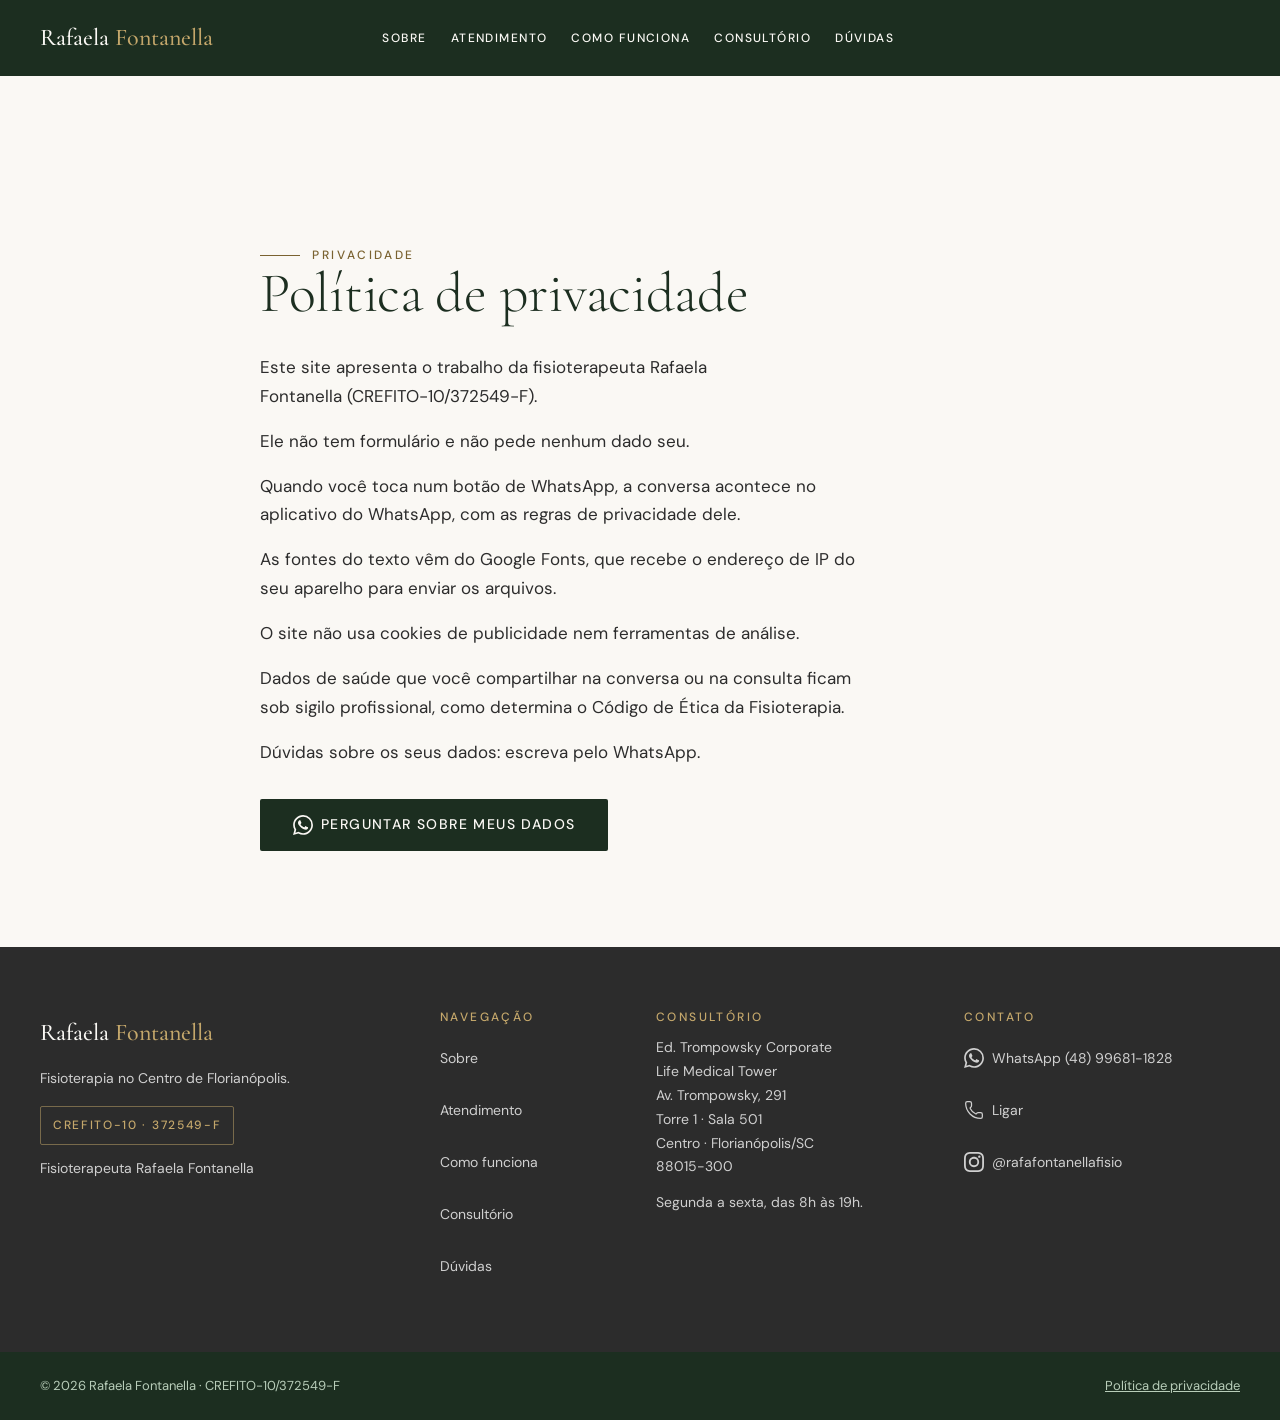
<file: politica-de-privacidade.html>
<!DOCTYPE html>
<html lang="pt-BR">
<head>
<meta charset="UTF-8">
<meta name="viewport" content="width=device-width, initial-scale=1">
<!-- PRÉ-VENDA: não remover até o Armin fechar a venda -->
<meta name="robots" content="noindex, nofollow">
<title>Política de privacidade | Rafaela Fontanella, fisioterapeuta</title>
<meta name="description" content="Como este site trata os seus dados: sem formulário, sem cookies de publicidade, conversa pelo WhatsApp.">
<meta property="og:title" content="Política de privacidade | Rafaela Fontanella, fisioterapeuta">
<meta property="og:description" content="Como este site trata os seus dados: sem formulário, sem cookies de publicidade, conversa pelo WhatsApp.">
<meta property="og:type" content="website">
<meta property="og:locale" content="pt_BR">
<meta property="og:image" content="assets/img/consultorio-sala.jpg">
<meta name="theme-color" content="#1C2E20">
<link rel="icon" href="data:image/svg+xml,%3Csvg xmlns='http://www.w3.org/2000/svg' viewBox='0 0 64 64'%3E%3Crect width='64' height='64' rx='4' fill='%231C2E20'/%3E%3Ctext x='32' y='42' text-anchor='middle' font-family='Georgia,serif' font-size='28' fill='%23C4A76B'%3ERF%3C/text%3E%3C/svg%3E">
<link rel="preconnect" href="https://fonts.googleapis.com">
<link rel="preconnect" href="https://fonts.gstatic.com" crossorigin>
<link href="https://fonts.googleapis.com/css2?family=Cormorant+Garamond:ital,wght@0,300;0,500;1,300&family=DM+Sans:opsz,wght@9..40,400;9..40,500&display=swap" rel="stylesheet">
<link rel="stylesheet" href="assets/css/base.css">
<link rel="stylesheet" href="assets/css/style.css">
</head>
<body class="pagina-interna">
<a class="pular-conteudo" href="#conteudo">Pular para o conteúdo</a>

<header data-header>
  <div class="container cabecalho">
    <a class="marca" href="index.html" aria-label="Rafaela Fontanella, início">Rafaela&nbsp;<span>Fontanella</span></a>
    <nav class="nav" aria-label="Principal"><ul role="list"><li><a href="index.html#sobre">Sobre</a></li><li><a href="index.html#atendimento">Atendimento</a></li><li><a href="index.html#como-funciona">Como funciona</a></li><li><a href="index.html#consultorio">Consultório</a></li><li><a href="index.html#duvidas">Dúvidas</a></li></ul></nav>
    <div class="cabecalho__acoes">
      <a class="botao botao--ouro cabecalho__cta" href="https://wa.me/5548996811828?text=Ol%C3%A1%2C%20Rafaela%21%20Vi%20seu%20site%20e%20gostaria%20de%20agendar%20uma%20avalia%C3%A7%C3%A3o%20de%20fisioterapia." target="_blank" rel="noopener"><span class="cta-longo">Agendar avaliação</span><span class="cta-curto">Agendar</span></a>
      <button class="cabecalho__menu" type="button" data-abrir-menu aria-expanded="false" aria-controls="menu-celular"><span></span><span class="sr-only">Abrir menu</span></button>
    </div>
  </div>
</header>
<nav class="menu-celular" id="menu-celular" aria-hidden="true" aria-label="Menu" data-lenis-prevent>
  <div class="menu-celular__topo">
    <span class="marca">Rafaela&nbsp;<span>Fontanella</span></span>
    <button class="menu-celular__fechar" type="button" data-fechar-menu><svg aria-hidden="true" focusable="false" class="icone icone--x" xmlns="http://www.w3.org/2000/svg" width="24" height="24" viewBox="0 0 24 24" fill="none" stroke="currentColor" stroke-width="1.5" stroke-linecap="round" stroke-linejoin="round" ><path d="M18 6 6 18" /><path d="m6 6 12 12" /></svg><span class="sr-only">Fechar menu</span></button>
  </div>
  <ul role="list"><li><a href="index.html#sobre">Sobre</a></li><li><a href="index.html#atendimento">Atendimento</a></li><li><a href="index.html#como-funciona">Como funciona</a></li><li><a href="index.html#consultorio">Consultório</a></li><li><a href="index.html#duvidas">Dúvidas</a></li></ul>
  <a class="botao botao--ouro" href="https://wa.me/5548996811828?text=Ol%C3%A1%2C%20Rafaela%21%20Vi%20seu%20site%20e%20gostaria%20de%20agendar%20uma%20avalia%C3%A7%C3%A3o%20de%20fisioterapia." target="_blank" rel="noopener"><svg class="icone icone--marca" width="24" height="24" fill="currentColor" aria-hidden="true" focusable="false" role="img" viewBox="0 0 24 24" xmlns="http://www.w3.org/2000/svg"><path d="M17.472 14.382c-.297-.149-1.758-.867-2.03-.967-.273-.099-.471-.148-.67.15-.197.297-.767.966-.94 1.164-.173.199-.347.223-.644.075-.297-.15-1.255-.463-2.39-1.475-.883-.788-1.48-1.761-1.653-2.059-.173-.297-.018-.458.13-.606.134-.133.298-.347.446-.52.149-.174.198-.298.298-.497.099-.198.05-.371-.025-.52-.075-.149-.669-1.612-.916-2.207-.242-.579-.487-.5-.669-.51-.173-.008-.371-.01-.57-.01-.198 0-.52.074-.792.372-.272.297-1.04 1.016-1.04 2.479 0 1.462 1.065 2.875 1.213 3.074.149.198 2.096 3.2 5.077 4.487.709.306 1.262.489 1.694.625.712.227 1.36.195 1.871.118.571-.085 1.758-.719 2.006-1.413.248-.694.248-1.289.173-1.413-.074-.124-.272-.198-.57-.347m-5.421 7.403h-.004a9.87 9.87 0 01-5.031-1.378l-.361-.214-3.741.982.998-3.648-.235-.374a9.86 9.86 0 01-1.51-5.26c.001-5.45 4.436-9.884 9.888-9.884 2.64 0 5.122 1.03 6.988 2.898a9.825 9.825 0 012.893 6.994c-.003 5.45-4.437 9.884-9.885 9.884m8.413-18.297A11.815 11.815 0 0012.05 0C5.495 0 .16 5.335.157 11.892c0 2.096.547 4.142 1.588 5.945L.057 24l6.305-1.654a11.882 11.882 0 005.683 1.448h.005c6.554 0 11.89-5.335 11.893-11.893a11.821 11.821 0 00-3.48-8.413Z"/></svg> Agendar avaliação</a>
  <p class="menu-celular__registro">Fisioterapeuta Rafaela Fontanella&nbsp;· <span class="nowrap">CREFITO-10/372549-F</span></p>
</nav>

<main id="conteudo" class="pagina">
  <section class="secao texto-legal">
    <div class="container--estreito">
      <p class="rotulo">Privacidade</p>
      <h1>Política de privacidade</h1>
      <p>Este site apresenta o trabalho da fisioterapeuta Rafaela Fontanella (<span class="nowrap">CREFITO-10/372549-F</span>).</p>
      <p>Ele não tem formulário e não pede nenhum dado seu.</p>
      <p>Quando você toca num botão de WhatsApp, a conversa acontece no aplicativo do WhatsApp, com as regras de privacidade dele.</p>
      <p>As fontes do texto vêm do Google Fonts, que recebe o endereço de IP do seu aparelho para enviar os arquivos.</p>
      <p>O site não usa cookies de publicidade nem ferramentas de análise.</p>
      <p>Dados de saúde que você compartilhar na conversa ou na consulta ficam sob sigilo profissional, como determina o Código de Ética da Fisioterapia.</p>
      <p>Dúvidas sobre os seus dados: escreva pelo WhatsApp.</p>
      <a class="botao botao--escuro" href="https://wa.me/5548996811828?text=Ol%C3%A1%2C%20Rafaela%21%20Tenho%20uma%20d%C3%BAvida%20sobre%20os%20meus%20dados%20no%20site." target="_blank" rel="noopener"><svg class="icone icone--marca" width="24" height="24" fill="currentColor" aria-hidden="true" focusable="false" role="img" viewBox="0 0 24 24" xmlns="http://www.w3.org/2000/svg"><path d="M17.472 14.382c-.297-.149-1.758-.867-2.03-.967-.273-.099-.471-.148-.67.15-.197.297-.767.966-.94 1.164-.173.199-.347.223-.644.075-.297-.15-1.255-.463-2.39-1.475-.883-.788-1.48-1.761-1.653-2.059-.173-.297-.018-.458.13-.606.134-.133.298-.347.446-.52.149-.174.198-.298.298-.497.099-.198.05-.371-.025-.52-.075-.149-.669-1.612-.916-2.207-.242-.579-.487-.5-.669-.51-.173-.008-.371-.01-.57-.01-.198 0-.52.074-.792.372-.272.297-1.04 1.016-1.04 2.479 0 1.462 1.065 2.875 1.213 3.074.149.198 2.096 3.2 5.077 4.487.709.306 1.262.489 1.694.625.712.227 1.36.195 1.871.118.571-.085 1.758-.719 2.006-1.413.248-.694.248-1.289.173-1.413-.074-.124-.272-.198-.57-.347m-5.421 7.403h-.004a9.87 9.87 0 01-5.031-1.378l-.361-.214-3.741.982.998-3.648-.235-.374a9.86 9.86 0 01-1.51-5.26c.001-5.45 4.436-9.884 9.888-9.884 2.64 0 5.122 1.03 6.988 2.898a9.825 9.825 0 012.893 6.994c-.003 5.45-4.437 9.884-9.885 9.884m8.413-18.297A11.815 11.815 0 0012.05 0C5.495 0 .16 5.335.157 11.892c0 2.096.547 4.142 1.588 5.945L.057 24l6.305-1.654a11.882 11.882 0 005.683 1.448h.005c6.554 0 11.89-5.335 11.893-11.893a11.821 11.821 0 00-3.48-8.413Z"/></svg> Perguntar sobre meus dados</a>
    </div>
  </section>
</main>

<footer class="rodape">
  <div class="container rodape__grade">
    <div>
      <a class="marca" href="index.html">Rafaela&nbsp;<span>Fontanella</span></a>
      <p class="rodape__frase">Fisioterapia no Centro de Florianópolis.</p>
      <span class="selo">CREFITO-10 · 372549-F</span>
      <p class="rodape__linha">Fisioterapeuta Rafaela Fontanella</p>
    </div>
    <div>
      <h2>Navegação</h2>
      <ul role="list"><li><a href="index.html#sobre">Sobre</a></li><li><a href="index.html#atendimento">Atendimento</a></li><li><a href="index.html#como-funciona">Como funciona</a></li><li><a href="index.html#consultorio">Consultório</a></li><li><a href="index.html#duvidas">Dúvidas</a></li></ul>
    </div>
    <div>
      <h2>Consultório</h2>
      <address>Ed. Trompowsky Corporate<br>Life Medical Tower<br>Av. Trompowsky, 291<br>Torre 1 · Sala 501<br>Centro · Florianópolis/SC<br>88015-300</address>
      <p>Segunda a sexta, das 8h às 19h.</p>
    </div>
    <div>
      <h2>Contato</h2>
      <ul role="list">
        <li><a href="https://wa.me/5548996811828?text=Ol%C3%A1%2C%20Rafaela%21%20Vi%20seu%20site%20e%20gostaria%20de%20agendar%20uma%20avalia%C3%A7%C3%A3o%20de%20fisioterapia." target="_blank" rel="noopener"><svg class="icone icone--marca" width="24" height="24" fill="currentColor" aria-hidden="true" focusable="false" role="img" viewBox="0 0 24 24" xmlns="http://www.w3.org/2000/svg"><path d="M17.472 14.382c-.297-.149-1.758-.867-2.03-.967-.273-.099-.471-.148-.67.15-.197.297-.767.966-.94 1.164-.173.199-.347.223-.644.075-.297-.15-1.255-.463-2.39-1.475-.883-.788-1.48-1.761-1.653-2.059-.173-.297-.018-.458.13-.606.134-.133.298-.347.446-.52.149-.174.198-.298.298-.497.099-.198.05-.371-.025-.52-.075-.149-.669-1.612-.916-2.207-.242-.579-.487-.5-.669-.51-.173-.008-.371-.01-.57-.01-.198 0-.52.074-.792.372-.272.297-1.04 1.016-1.04 2.479 0 1.462 1.065 2.875 1.213 3.074.149.198 2.096 3.2 5.077 4.487.709.306 1.262.489 1.694.625.712.227 1.36.195 1.871.118.571-.085 1.758-.719 2.006-1.413.248-.694.248-1.289.173-1.413-.074-.124-.272-.198-.57-.347m-5.421 7.403h-.004a9.87 9.87 0 01-5.031-1.378l-.361-.214-3.741.982.998-3.648-.235-.374a9.86 9.86 0 01-1.51-5.26c.001-5.45 4.436-9.884 9.888-9.884 2.64 0 5.122 1.03 6.988 2.898a9.825 9.825 0 012.893 6.994c-.003 5.45-4.437 9.884-9.885 9.884m8.413-18.297A11.815 11.815 0 0012.05 0C5.495 0 .16 5.335.157 11.892c0 2.096.547 4.142 1.588 5.945L.057 24l6.305-1.654a11.882 11.882 0 005.683 1.448h.005c6.554 0 11.89-5.335 11.893-11.893a11.821 11.821 0 00-3.48-8.413Z"/></svg> WhatsApp (48) 99681-1828</a></li>
        <li><a href="tel:+5548996811828"><svg aria-hidden="true" focusable="false" class="icone icone--phone" xmlns="http://www.w3.org/2000/svg" width="24" height="24" viewBox="0 0 24 24" fill="none" stroke="currentColor" stroke-width="1.5" stroke-linecap="round" stroke-linejoin="round" ><path d="M13.832 16.568a1 1 0 0 0 1.213-.303l.355-.465A2 2 0 0 1 17 15h3a2 2 0 0 1 2 2v3a2 2 0 0 1-2 2A18 18 0 0 1 2 4a2 2 0 0 1 2-2h3a2 2 0 0 1 2 2v3a2 2 0 0 1-.8 1.6l-.468.351a1 1 0 0 0-.292 1.233 14 14 0 0 0 6.392 6.384" /></svg> Ligar</a></li>
        <li><a href="https://www.instagram.com/rafafontanellafisio/" target="_blank" rel="noopener"><svg class="icone icone--marca" width="24" height="24" fill="currentColor" aria-hidden="true" focusable="false" role="img" viewBox="0 0 24 24" xmlns="http://www.w3.org/2000/svg"><path d="M7.0301.084c-1.2768.0602-2.1487.264-2.911.5634-.7888.3075-1.4575.72-2.1228 1.3877-.6652.6677-1.075 1.3368-1.3802 2.127-.2954.7638-.4956 1.6365-.552 2.914-.0564 1.2775-.0689 1.6882-.0626 4.947.0062 3.2586.0206 3.6671.0825 4.9473.061 1.2765.264 2.1482.5635 2.9107.308.7889.72 1.4573 1.388 2.1228.6679.6655 1.3365 1.0743 2.1285 1.38.7632.295 1.6361.4961 2.9134.552 1.2773.056 1.6884.069 4.9462.0627 3.2578-.0062 3.668-.0207 4.9478-.0814 1.28-.0607 2.147-.2652 2.9098-.5633.7889-.3086 1.4578-.72 2.1228-1.3881.665-.6682 1.0745-1.3378 1.3795-2.1284.2957-.7632.4966-1.636.552-2.9124.056-1.2809.0692-1.6898.063-4.948-.0063-3.2583-.021-3.6668-.0817-4.9465-.0607-1.2797-.264-2.1487-.5633-2.9117-.3084-.7889-.72-1.4568-1.3876-2.1228C21.2982 1.33 20.628.9208 19.8378.6165 19.074.321 18.2017.1197 16.9244.0645 15.6471.0093 15.236-.005 11.977.0014 8.718.0076 8.31.0215 7.0301.0839m.1402 21.6932c-1.17-.0509-1.8053-.2453-2.2287-.408-.5606-.216-.96-.4771-1.3819-.895-.422-.4178-.6811-.8186-.9-1.378-.1644-.4234-.3624-1.058-.4171-2.228-.0595-1.2645-.072-1.6442-.079-4.848-.007-3.2037.0053-3.583.0607-4.848.05-1.169.2456-1.805.408-2.2282.216-.5613.4762-.96.895-1.3816.4188-.4217.8184-.6814 1.3783-.9003.423-.1651 1.0575-.3614 2.227-.4171 1.2655-.06 1.6447-.072 4.848-.079 3.2033-.007 3.5835.005 4.8495.0608 1.169.0508 1.8053.2445 2.228.408.5608.216.96.4754 1.3816.895.4217.4194.6816.8176.9005 1.3787.1653.4217.3617 1.056.4169 2.2263.0602 1.2655.0739 1.645.0796 4.848.0058 3.203-.0055 3.5834-.061 4.848-.051 1.17-.245 1.8055-.408 2.2294-.216.5604-.4763.96-.8954 1.3814-.419.4215-.8181.6811-1.3783.9-.4224.1649-1.0577.3617-2.2262.4174-1.2656.0595-1.6448.072-4.8493.079-3.2045.007-3.5825-.006-4.848-.0608M16.953 5.5864A1.44 1.44 0 1 0 18.39 4.144a1.44 1.44 0 0 0-1.437 1.4424M5.8385 12.012c.0067 3.4032 2.7706 6.1557 6.173 6.1493 3.4026-.0065 6.157-2.7701 6.1506-6.1733-.0065-3.4032-2.771-6.1565-6.174-6.1498-3.403.0067-6.156 2.771-6.1496 6.1738M8 12.0077a4 4 0 1 1 4.008 3.9921A3.9996 3.9996 0 0 1 8 12.0077"/></svg> @rafafontanellafisio</a></li>
      </ul>
    </div>
  </div>
  <div class="rodape__barra">
    <div class="container">
      <p>© 2026 Rafaela Fontanella · <span class="nowrap">CREFITO-10/372549-F</span></p>
      <a href="politica-de-privacidade.html">Política de privacidade</a>
    </div>
  </div>
</footer>

<a class="whatsapp-fixo" href="https://wa.me/5548996811828?text=Ol%C3%A1%2C%20Rafaela%21%20Tenho%20uma%20d%C3%BAvida%20sobre%20os%20meus%20dados%20no%20site." target="_blank" rel="noopener"><svg class="icone icone--marca" width="24" height="24" fill="currentColor" aria-hidden="true" focusable="false" role="img" viewBox="0 0 24 24" xmlns="http://www.w3.org/2000/svg"><path d="M17.472 14.382c-.297-.149-1.758-.867-2.03-.967-.273-.099-.471-.148-.67.15-.197.297-.767.966-.94 1.164-.173.199-.347.223-.644.075-.297-.15-1.255-.463-2.39-1.475-.883-.788-1.48-1.761-1.653-2.059-.173-.297-.018-.458.13-.606.134-.133.298-.347.446-.52.149-.174.198-.298.298-.497.099-.198.05-.371-.025-.52-.075-.149-.669-1.612-.916-2.207-.242-.579-.487-.5-.669-.51-.173-.008-.371-.01-.57-.01-.198 0-.52.074-.792.372-.272.297-1.04 1.016-1.04 2.479 0 1.462 1.065 2.875 1.213 3.074.149.198 2.096 3.2 5.077 4.487.709.306 1.262.489 1.694.625.712.227 1.36.195 1.871.118.571-.085 1.758-.719 2.006-1.413.248-.694.248-1.289.173-1.413-.074-.124-.272-.198-.57-.347m-5.421 7.403h-.004a9.87 9.87 0 01-5.031-1.378l-.361-.214-3.741.982.998-3.648-.235-.374a9.86 9.86 0 01-1.51-5.26c.001-5.45 4.436-9.884 9.888-9.884 2.64 0 5.122 1.03 6.988 2.898a9.825 9.825 0 012.893 6.994c-.003 5.45-4.437 9.884-9.885 9.884m8.413-18.297A11.815 11.815 0 0012.05 0C5.495 0 .16 5.335.157 11.892c0 2.096.547 4.142 1.588 5.945L.057 24l6.305-1.654a11.882 11.882 0 005.683 1.448h.005c6.554 0 11.89-5.335 11.893-11.893a11.821 11.821 0 00-3.48-8.413Z"/></svg> Agendar pelo WhatsApp</a>
<script src="assets/js/lenis.min.js" defer></script>
<script src="assets/js/main.js" defer></script>
<script src="assets/js/movimento.js" defer></script>
</body>
</html>
</file>
<file: assets/css/base.css>
/* base.css — regras fixas da agência. NÃO EDITAR por projeto.
   Tokens de cor, fonte, raio e sombra do cliente ficam em style.css.
   Escala e regras descritas em specs/design.md §0. */

:root {
  /* Espaçamento: escala fechada. Nenhum margin/padding/gap fora daqui. */
  --space-1: 0.25rem;  /*   4px */
  --space-2: 0.5rem;   /*   8px */
  --space-3: 0.75rem;  /*  12px */
  --space-4: 1rem;     /*  16px */
  --space-5: 1.5rem;   /*  24px */
  --space-6: 2rem;     /*  32px */
  --space-7: 3rem;     /*  48px */
  --space-8: 4rem;     /*  64px */
  --space-9: 6rem;     /*  96px */
  --space-10: 8rem;    /* 128px */

  --section-y: var(--space-8);          /* celular e tablet: 64px */
  --gutter: var(--space-5);             /* 24px */
  --container: 1200px;
  --container-narrow: 760px;

  /* Ícones: só estes dois tamanhos (+ círculo de card) */
  --icone-linha: 20px;
  --icone-card: 24px;
  --icone-circulo: 48px;

  --toque-min: 44px;
  --header-h: 72px;

  --ease-out: cubic-bezier(0.22, 1, 0.36, 1);
  --dur-fast: 0.14s;
  --dur-base: 0.24s;
  --dur-slow: 0.42s;
}
@media (min-width: 900px) {
  :root { --section-y: var(--space-9); --gutter: var(--space-6); }  /* 96px / 32px */
}
@media (max-width: 399px) {
  :root { --gutter: 1.25rem; }  /* 20px: única exceção à escala, só na borda da tela */
}

/* Reset enxuto */
*, *::before, *::after { box-sizing: border-box; }
html { -webkit-text-size-adjust: 100%; overflow-x: clip; scroll-behavior: smooth; }
body { margin: 0; overflow-x: clip; min-height: 100vh; text-rendering: optimizeLegibility; -webkit-font-smoothing: antialiased; }
h1, h2, h3, h4, p, figure, blockquote, ul, ol, dl { margin: 0; }
ul[role="list"], ol[role="list"] { list-style: none; padding: 0; }
img, picture, svg, video { display: block; max-width: 100%; }
img { height: auto; }
input, button, textarea, select { font: inherit; color: inherit; }
button { cursor: pointer; }
a { color: inherit; }
[hidden] { display: none !important; }
:target, [id] { scroll-margin-top: calc(var(--header-h) + var(--space-4)); }

/* Estrutura */
.container { width: min(100% - 2 * var(--gutter), var(--container)); margin-inline: auto; }
.container--estreito { width: min(100% - 2 * var(--gutter), var(--container-narrow)); margin-inline: auto; }
.secao { padding-block: var(--section-y); }

/* Imagens: sempre cobrem o espaço reservado, sem distorcer */
.midia { position: relative; overflow: hidden; }
.midia > img, .midia > picture, .midia > picture > img { width: 100%; height: 100%; object-fit: cover; }
.proporcao-heroi   { aspect-ratio: 4 / 5; }
.proporcao-card    { aspect-ratio: 4 / 3; }
.proporcao-retrato { aspect-ratio: 4 / 5; }
.proporcao-avatar  { aspect-ratio: 1 / 1; border-radius: 50%; }
@media (min-width: 900px) { .proporcao-heroi { aspect-ratio: 3 / 2; } }

/* Ícones (gerados por ~/agencia/scripts/icone.mjs) */
.icone { width: var(--icone-card); height: var(--icone-card); flex-shrink: 0; }
.icone--linha, .botao .icone, p .icone, li .icone { width: var(--icone-linha); height: var(--icone-linha); }
.icone-circulo {
  display: inline-grid; place-items: center;
  width: var(--icone-circulo); height: var(--icone-circulo); border-radius: 50%;
}

/* Acessibilidade */
.pular-conteudo {
  position: absolute; left: var(--space-4); top: calc(-1 * var(--space-9)); z-index: 1000;
  padding: var(--space-3) var(--space-4); background: #fff; color: #000; border-radius: var(--space-2);
}
.pular-conteudo:focus { top: var(--space-3); }
:focus-visible { outline: 3px solid var(--focus-ring, currentColor); outline-offset: 2px; }
.sr-only {
  position: absolute !important; width: 1px; height: 1px; padding: 0; margin: -1px;
  overflow: hidden; clip: rect(0 0 0 0); white-space: nowrap; border: 0;
}
a, button, [role="button"], input, select, textarea, summary { min-height: var(--toque-min); }
p a, li a { min-height: 0; }

/* Menu de celular: fechado = fora da tela E fora do teclado (lição: menu fechado recebia foco) */
.menu-celular { visibility: hidden; pointer-events: none; }
.menu-celular[data-aberto="true"] { visibility: visible; pointer-events: auto; }
body[data-menu="true"] { overflow: hidden; }

/* Entrada de seção (main.js adiciona .visivel). Sem JS, tudo aparece. */
.js .revelar { opacity: 0; transform: translateY(16px); transition: opacity var(--dur-slow) var(--ease-out), transform var(--dur-slow) var(--ease-out); }
.js .revelar.visivel { opacity: 1; transform: none; }

/* Botão fixo de WhatsApp no celular: aparece em TODAS as páginas depois de rolar (lição: só funcionava na home) */
.whatsapp-fixo {
  position: fixed; left: var(--gutter); right: var(--gutter); bottom: var(--space-4); z-index: 90;
  display: flex; align-items: center; justify-content: center; gap: var(--space-2);
  min-height: 56px; border-radius: 999px; text-decoration: none;
  transform: translateY(calc(100% + var(--space-6))); transition: transform var(--dur-base) var(--ease-out);
}
.whatsapp-fixo[data-visivel="true"] { transform: none; }
@media (min-width: 900px) { .whatsapp-fixo { display: none; } }
/* Reserva o espaço do botão fixo no fim da página, senão ele cobre o último conteúdo (lição: Loredana) */
@media (max-width: 899px) { body:has(.whatsapp-fixo) { padding-bottom: calc(56px + var(--space-6)); } }

/* Caixa de foto real que falta (specs/design.md §0). Nunca pode sobrar sem registro em revisao/pendencias.md. */
.foto-pendente {
  display: grid; place-content: center; gap: var(--space-3);
  width: 100%; max-width: 100%; height: 100%; padding: var(--space-6); text-align: center;
  background: #f4f2f0; border: 2px dashed #b9b2aa; border-radius: inherit; color: #625c55;
}
.foto-pendente .icone { margin-inline: auto; opacity: .55; }
.foto-pendente__titulo { font-weight: 600; line-height: 1.45; color: #231f20; max-width: 34ch; margin-inline: auto; overflow-wrap: anywhere; }
.foto-pendente__meta { font-size: 0.875rem; }

/* Lenis (rolagem suave): o próprio Lenis põe html.lenis; com ele ativo, o scroll-behavior do CSS sai do caminho */
html.lenis, html.lenis body { height: auto; }
.lenis.lenis-smooth { scroll-behavior: auto !important; }
.lenis.lenis-smooth [data-lenis-prevent] { overscroll-behavior: contain; }
.lenis.lenis-stopped { overflow: clip; }
.lenis.lenis-smooth iframe { pointer-events: none; }

/* Movimento reduzido: desliga tudo */
@media (prefers-reduced-motion: reduce) {
  html { scroll-behavior: auto; }
  *, *::before, *::after { animation: none !important; transition: none !important; }
  .js .revelar { opacity: 1; transform: none; }
}
</file>
<file: assets/css/style.css>
/* style.css — Rafaela Fontanella · tokens e componentes (specs/design.md §1–§11).
   Espaçamento SEMPRE com var(--space-N) de base.css. Media queries de cada componente vêm DEPOIS das regras base dele. */
:root {
  --forest: #1C2E20;
  --forest-mid: #2A4130;
  --warm-white: #FAF8F4;
  --cream: #F5F0E8;
  --cream-dark: #EDE7DB;
  --gold: #C4A76B;
  --gold-claro: #CFB680;
  --accent-texto: #7A6230;
  --sage: #7A9B7F;
  --sage-texto: #5E7E63;
  --sage-claro: #9DBBA1;
  --sage-light: #B8CDB9;
  --charcoal: #2C2C2C;
  --rodape-texto: #D0D0D0;

  --brand: var(--forest);
  --accent: var(--gold);
  --surface-1: var(--warm-white);
  --surface-2: var(--cream);
  --text: var(--charcoal);

  --font-titulo: 'Cormorant Garamond', Georgia, 'Times New Roman', serif;
  --font-texto: 'DM Sans', system-ui, -apple-system, 'Segoe UI', sans-serif;

  --raio-1: 2px;
  --raio-2: 4px;
  --sombra-1: 0 4px 24px rgba(28, 46, 32, .08);
  --sombra-2: 0 8px 24px rgba(28, 46, 32, .12);
  --ease: cubic-bezier(.25, .1, .25, 1);
  --botao-h: 52px;
  --container-tablet: 560px;
}
@media (min-width: 900px) {
  :root { --section-y: var(--space-9); --gutter: var(--space-6); }  /* 96px / 32px */
}
@media (max-width: 399px) {
  :root { --gutter: 1.25rem; }  /* 20px: única exceção à escala, só na borda da tela */
}

/* ---------- Base ---------- */
body {
  font-family: var(--font-texto);
  font-size: 1rem;
  line-height: 1.7;
  color: var(--text);
  background: var(--surface-1);
}
@media (min-width: 900px) { body { font-size: 1.0625rem; } }

h1, h2, h3 { font-family: var(--font-titulo); font-weight: 300; color: var(--forest); text-wrap: balance; }
h1 { font-size: clamp(3.25rem, 6vw, 5.375rem); line-height: 1; letter-spacing: -0.005em; }
h2 { font-size: clamp(2.25rem, 4vw, 3.5rem); line-height: 1.15; }
h3 { font-size: 1.5rem; font-weight: 500; line-height: 1.25; }
h1 em, h2 em { font-style: italic; white-space: nowrap; color: var(--sage-texto); }
p { max-width: 36em; }
strong { font-weight: 500; }
:focus-visible { outline: 2px solid var(--accent-texto); outline-offset: 3px; }
.escuro :focus-visible, .faixa-ouro :focus-visible { outline-color: var(--gold); }
.faixa-ouro :focus-visible { outline-color: var(--forest); }
.nowrap { white-space: nowrap; }

/* Fundos */
.fundo-claro { background: var(--warm-white); }
.fundo-tom { background: var(--cream); }
.escuro { background: var(--forest); color: var(--sage-light); }
.escuro h2, .escuro h3 { color: var(--warm-white); }
.escuro h2 em { color: var(--sage-claro); }

/* Rótulo com fio de 40px */
.rotulo {
  display: inline-flex; align-items: center; gap: var(--space-3);
  font-size: 0.75rem; font-weight: 500; letter-spacing: .22em; text-transform: uppercase;
  color: var(--accent-texto); line-height: 1.4;
}
.rotulo::before { content: ""; width: 40px; height: 1px; background: currentColor; flex-shrink: 0; }
.escuro .rotulo { color: var(--gold); }

/* Cabeça de seção */
.cabeca { display: grid; gap: var(--space-4); margin-bottom: var(--space-6); }
.cabeca .rotulo { margin-bottom: calc(var(--space-3) - var(--space-4)); }
.cabeca p { color: inherit; }
@media (min-width: 900px) { .cabeca { margin-bottom: var(--space-7); } }

/* ---------- Botões (um raio só: 2px) ---------- */
.botao {
  display: inline-flex; align-items: center; justify-content: center; gap: var(--space-2);
  min-height: var(--botao-h); padding: 0 var(--space-6);
  border-radius: var(--raio-1); border: 1px solid transparent;
  font-family: var(--font-texto); font-size: 0.875rem; font-weight: 500; letter-spacing: .1em; text-transform: uppercase;
  line-height: 1.2; text-decoration: none; text-align: center;
  transition: background-color .3s var(--ease), border-color .3s var(--ease), color .3s var(--ease), transform .3s var(--ease);
}
.botao--ouro { background: var(--gold); color: var(--forest); }
.botao--ouro:hover { background: var(--gold-claro); transform: translateY(-2px); }
.botao--fantasma { border-color: rgba(250, 248, 244, .3); color: var(--warm-white); }
.botao--fantasma:hover { border-color: var(--gold); }
.botao--escuro { background: var(--forest); color: var(--warm-white); }
.botao--escuro:hover { background: var(--forest-mid); transform: translateY(-2px); }
.botoes { display: flex; flex-wrap: wrap; gap: var(--space-3); }
@media (max-width: 399px) { .botao { padding-inline: var(--space-5); white-space: normal; } }

.link {
  display: inline-flex; align-items: center; gap: var(--space-2); min-height: var(--toque-min);
  font-size: 0.75rem; font-weight: 500; letter-spacing: .14em; text-transform: uppercase;
  color: var(--accent-texto); text-decoration: underline; text-decoration-thickness: 1px; text-underline-offset: 6px;
}
.link .icone, address .icone, summary .icone { width: var(--icone-linha); height: var(--icone-linha); }
.link .icone { transition: transform .3s var(--ease); }
.link:hover .icone { transform: translateX(4px); }
.escuro .link { color: var(--gold); }

/* ---------- Cabeçalho ---------- */
[data-header] {
  position: fixed; inset: 0 0 auto; z-index: 80;
  background: linear-gradient(to bottom, rgba(28, 46, 32, .65), rgba(28, 46, 32, 0));
  transition: background-color .4s var(--ease);
  padding-block: var(--space-4);
}
[data-header][data-rolado] { background: rgba(28, 46, 32, .92); padding-block: var(--space-2); }
@supports (backdrop-filter: blur(8px)) { [data-header][data-rolado] { background: rgba(28, 46, 32, .85); backdrop-filter: blur(8px); } }
.cabecalho { display: flex; align-items: center; justify-content: space-between; gap: var(--space-5); }
.marca {
  flex-shrink: 0; display: inline-flex; align-items: center; min-height: var(--toque-min);
  font-family: var(--font-titulo); font-size: 1.5rem; font-weight: 500; line-height: 1;
  color: var(--warm-white); text-decoration: none; white-space: nowrap;
}
.marca span { color: var(--gold); }
.nav { display: none; }
.cabecalho__acoes { display: flex; align-items: center; gap: var(--space-2); }
.cabecalho__cta { min-height: var(--toque-min); padding: var(--space-2) var(--space-4); font-size: 0.75rem; white-space: nowrap; }
.cabecalho__menu {
  flex-shrink: 0; display: inline-grid; place-items: center; width: var(--toque-min); height: var(--toque-min);
  background: none; border: 0; color: var(--warm-white);
}
.cabecalho__menu span { display: block; width: 24px; height: 1px; background: currentColor; box-shadow: 0 7px 0 currentColor; transform: translateY(-3px); }
@media (max-width: 899px) {
  .cabecalho__cta { opacity: 0; pointer-events: none; transition: opacity .3s var(--ease); }
  [data-header][data-rolado] .cabecalho__cta { opacity: 1; pointer-events: auto; }
}
@media (max-width: 399px) { .marca { font-size: 1.25rem; } .cabecalho__cta { padding-inline: var(--space-3); } }
@media (min-width: 900px) {
  .nav { display: block; }
  .nav ul { display: flex; gap: var(--space-5); }
  .nav a {
    position: relative; display: inline-flex; align-items: center; min-height: var(--toque-min);
    font-size: 0.75rem; font-weight: 500; letter-spacing: .12em; text-transform: uppercase; white-space: nowrap;
    color: var(--warm-white); text-decoration: none;
  }
  .nav a::after {
    content: ""; position: absolute; left: 0; right: 0; bottom: 10px; height: 1px; background: var(--gold);
    transform: scaleX(0); transform-origin: left; transition: transform .3s var(--ease);
  }
  .nav a:hover::after { transform: scaleX(1); }
  .cabecalho__menu { display: none; }
  .cabecalho__cta { opacity: 0; transform: translateY(-4px); pointer-events: none; transition: opacity .3s var(--ease), transform .3s var(--ease), background-color .3s var(--ease); }
  [data-header][data-rolado] .cabecalho__cta { opacity: 1; transform: none; pointer-events: auto; }
}
@media (min-width: 900px) and (max-width: 1099px) {
  .nav ul { gap: var(--space-4); }
  .marca { font-size: 1.375rem; }
}

/* ---------- Menu do celular ---------- */
.menu-celular {
  position: fixed; inset: 0; z-index: 100; overflow-y: auto;
  background: var(--forest); color: var(--warm-white);
  padding: var(--space-4) var(--gutter) var(--space-7);
  opacity: 0; transition: opacity .3s var(--ease), visibility 0s linear .3s;
}
.menu-celular[data-aberto="true"] { opacity: 1; transition: opacity .3s var(--ease); }
.menu-celular__topo { display: flex; justify-content: space-between; align-items: center; margin-bottom: var(--space-6); }
.menu-celular__fechar { display: inline-grid; place-items: center; width: var(--toque-min); height: var(--toque-min); background: none; border: 0; color: var(--warm-white); }
.menu-celular ul { display: grid; gap: var(--space-2); }
.menu-celular li { border-bottom: 1px solid rgba(250, 248, 244, .12); }
.menu-celular li a {
  display: flex; align-items: center; min-height: var(--toque-min); padding-block: var(--space-2);
  font-family: var(--font-titulo); font-size: 1.625rem; font-weight: 300; color: var(--warm-white); text-decoration: none;
}
.menu-celular .botao { margin-top: var(--space-6); width: 100%; }
.menu-celular__registro { margin-top: var(--space-5); font-size: 0.875rem; color: var(--sage-light); }
@media (min-width: 900px) { .menu-celular { display: none; } }

/* ---------- Herói ---------- */
.heroi { display: grid; background: var(--cream); }
.heroi__texto {
  position: relative; overflow: hidden; isolation: isolate;
  background: var(--forest); color: var(--sage-light);
  padding: calc(var(--header-h) + var(--space-6)) var(--gutter) var(--space-7);
}
.heroi__texto::before {
  content: ""; position: absolute; z-index: -1; width: 500px; height: 500px; border-radius: 50%;
  right: -180px; top: 10%;
  background: radial-gradient(circle, rgba(122, 155, 127, .22), rgba(122, 155, 127, 0) 65%);
  animation: esfera 8s ease-in-out infinite alternate;
}
@keyframes esfera { from { transform: translate(0, 0) scale(1); } to { transform: translate(-20px, 30px) scale(1.05); } }
.heroi .rotulo { color: var(--gold); }
.heroi h1 { color: var(--warm-white); margin-top: var(--space-3); }
.heroi h1 em { color: var(--sage-claro); }
.heroi__apoio { margin-top: var(--space-5); font-size: 1.0625rem; max-width: 30em; }
.heroi .botoes { margin-top: var(--space-6); }
.heroi__registro { margin-top: var(--space-5); font-size: 0.875rem; color: var(--sage-light); }
.heroi__termos {
  margin-top: var(--space-6); padding-top: var(--space-4); border-top: 1px solid rgba(250, 248, 244, .14);
  font-size: 0.75rem; font-weight: 500; letter-spacing: .2em; text-transform: uppercase; color: var(--cream-dark);
  display: flex; flex-wrap: wrap; gap: var(--space-2) var(--space-3);
}
.heroi__termos li { display: inline-flex; align-items: center; gap: var(--space-2); }
.heroi__termos li::before { content: ""; width: 5px; height: 5px; border-radius: 50%; background: var(--gold); }
.heroi__visual { display: grid; background: var(--cream); }
.heroi__foto { aspect-ratio: auto; height: clamp(200px, 30svh, 260px); }
.heroi__foto img { object-position: 40% 40%; }
@media (max-width: 399px) {
  .heroi__texto { padding-top: calc(var(--header-h) + var(--space-4)); }
  .heroi__apoio, .heroi .botoes { margin-top: var(--space-4); }
}
@media (min-width: 600px) and (max-width: 899px) {
  .heroi__foto { height: 360px; }
  .heroi__foto img { object-position: 30% 30%; }
}
@media (min-width: 900px) {
  .heroi { grid-template-columns: 1fr 1fr; min-height: max(720px, min(100svh, 920px)); }
  .heroi__texto {
    display: flex; flex-direction: column; justify-content: center;
    padding: calc(var(--header-h) + var(--space-8)) var(--space-8) var(--space-8) max(var(--gutter), calc((100vw - var(--container)) / 2));
  }
  .heroi__visual { grid-template-rows: 1fr auto; padding: calc(var(--header-h) + var(--space-5)) max(var(--gutter), calc((100vw - var(--container)) / 2)) var(--space-6) var(--space-6); gap: var(--space-4); }
  .heroi__foto { height: auto; min-height: 0; border-radius: var(--raio-2); }
  .heroi__foto picture, .heroi__foto img { position: absolute; inset: 0; }
  .heroi__foto img { object-position: 30% 38%; }
}

/* ---------- Prova ---------- */
.prova { padding-block: var(--space-8) 0; }
.prova__faixa {
  display: grid; justify-items: center; gap: var(--space-4); text-align: center;
  padding-block: var(--space-6); border-block: 1px solid var(--cream-dark);
}
.prova__nota { display: flex; align-items: center; gap: var(--space-4); }
.prova__numero, .passo__num, .compromisso__num { font-variant-numeric: lining-nums; }
.prova__numero { font-family: var(--font-titulo); font-size: 3.5rem; font-weight: 300; line-height: 1; color: var(--forest); }
.estrelas { display: flex; gap: var(--space-1); color: var(--gold); }
.estrelas .icone { width: var(--icone-linha); height: var(--icone-linha); fill: currentColor; }
.prova__fonte { font-size: 0.875rem; color: var(--text); }
.prova__frase { font-family: var(--font-titulo); font-style: italic; font-weight: 300; font-size: 1.375rem; line-height: 1.4; color: var(--forest); }
@media (min-width: 900px) {
  .prova__faixa { grid-template-columns: auto 1fr; justify-items: start; text-align: left; gap: var(--space-7); align-items: center; }
}

/* ---------- Sobre ---------- */
.sobre { padding-top: var(--space-8); }
.sobre__grade { display: grid; gap: var(--space-7); }
.sobre__texto p + p { margin-top: var(--space-4); }
.sobre__assinatura { margin-top: var(--space-6); display: flex; flex-wrap: wrap; align-items: center; gap: var(--space-5); }
.assinatura { font-family: var(--font-titulo); font-style: italic; font-weight: 300; font-size: 1.75rem; color: var(--forest); line-height: 1; }
.avatar-cartao {
  display: inline-flex; align-items: center; gap: var(--space-3);
  padding: var(--space-2) var(--space-4) var(--space-2) var(--space-2); background: #fff; border: 1px solid var(--cream-dark); border-radius: 999px;
}
.avatar-cartao .midia { width: 56px; height: 56px; border-radius: 50%; flex-shrink: 0; }
.avatar-cartao p { font-size: 0.875rem; line-height: 1.4; }
.avatar-cartao strong { display: block; color: var(--forest); }
.compromissos { display: grid; gap: var(--space-4); align-content: start; }
.compromisso {
  position: relative; padding: var(--space-5); background: var(--cream); border-left: 3px solid var(--sage);
  border-radius: 0 var(--raio-2) var(--raio-2) 0;
  transition: transform .3s var(--ease), border-color .3s var(--ease);
}
.compromisso:hover { transform: translateX(6px); border-left-color: var(--gold); }
.compromisso__num {
  position: absolute; top: var(--space-3); right: var(--space-4);
  font-family: var(--font-titulo); font-size: 2.5rem; line-height: 1; color: rgba(28, 46, 32, .15);
}
.compromisso h3 { padding-right: var(--space-8); }
.compromisso p { margin-top: var(--space-2); }
@media (min-width: 900px) {
  .sobre__grade { grid-template-columns: 7fr 5fr; gap: var(--space-9); align-items: center; }
  .compromisso { padding: var(--space-6); }
}

/* ---------- Atendimento (cartões escuros) ---------- */
.servicos { display: grid; gap: var(--space-5); }
.servico {
  position: relative; display: grid; grid-template-rows: auto 1fr; overflow: hidden;
  background: var(--forest-mid); border-radius: var(--raio-2);
  transition: background-color .4s var(--ease);
}
.servico::after {
  content: ""; position: absolute; left: 0; right: 0; bottom: 0; height: 2px; background: var(--gold);
  transform: scaleX(0); transform-origin: left; transition: transform .4s var(--ease);
}
.servico:hover { background: #304A37; }
.servico:hover::after { transform: scaleX(1); }
.servico .midia { aspect-ratio: 4 / 3; }
.servico__corpo { display: grid; grid-template-rows: auto auto 1fr auto; align-content: start; gap: var(--space-2); padding: var(--space-5); }
.servico .icone-circulo {
  display: inline-grid; place-items: center; width: var(--icone-circulo); height: var(--icone-circulo);
  border: 1px solid var(--gold); border-radius: 50%; color: var(--gold); margin-bottom: var(--space-2);
}
.servico .icone-circulo .icone { width: var(--icone-card); height: var(--icone-card); }
.servico h3 { color: var(--warm-white); }
.servico p { color: var(--sage-light); }
.servico .link { margin-top: var(--space-2); justify-self: start; }
.servico .link::before { content: ""; position: absolute; inset: 0; }
.atendimento__acao { margin-top: var(--space-6); }
@media (min-width: 900px) {
  .servicos { grid-template-columns: repeat(3, 1fr); }
  .servico__corpo { padding: var(--space-6); }
  .atendimento__acao { margin-top: var(--space-7); }
}

/* ---------- Situações (pílulas) ---------- */
.situacoes__grade { display: grid; gap: var(--space-6); }
.situacoes__foto { aspect-ratio: auto; height: 240px; border-radius: var(--raio-2); }
.situacoes__foto img { object-position: 50% 60%; }
.pilulas { display: grid; grid-template-columns: 1fr 1fr; gap: var(--space-2); }
.pilula {
  display: flex; align-items: center; gap: var(--space-3); min-height: var(--toque-min);
  padding: var(--space-3) var(--space-4); background: var(--warm-white); border: 1px solid var(--cream-dark); border-radius: var(--raio-1);
  font-size: 0.9375rem; line-height: 1.35; color: var(--text);
  transition: background-color .3s var(--ease), color .3s var(--ease), transform .3s var(--ease);
}
.pilula::before { content: ""; width: 7px; height: 7px; border-radius: 50%; background: var(--sage); flex-shrink: 0; }
.pilula:hover { background: var(--forest); color: var(--warm-white); transform: translateY(-2px); box-shadow: var(--sombra-1); }
.pilula:hover::before { background: var(--gold); }
.pilulas__mais[hidden] { display: none !important; }
.situacoes__rodape { margin-top: var(--space-5); display: flex; flex-wrap: wrap; align-items: center; gap: var(--space-3) var(--space-5); }
.botao-mais { background: none; border: 0; padding: 0; cursor: pointer; }
.situacoes__nota { width: 100%; margin-top: var(--space-2); }
@media (max-width: 359px) { .pilulas { grid-template-columns: 1fr; } }
@media (min-width: 600px) and (max-width: 899px) { .situacoes__foto { height: 300px; } }
@media (min-width: 900px) {
  .situacoes__grade { grid-template-columns: 5fr 7fr; gap: var(--space-8); align-items: start; }
  .situacoes__foto { height: auto; aspect-ratio: 4 / 5; position: sticky; top: calc(var(--header-h) + var(--space-5)); }
  .pilulas { grid-template-columns: repeat(3, 1fr); }
}

/* ---------- Como funciona ---------- */
.passos { display: grid; gap: var(--space-6); position: relative; }
.passo { display: grid; grid-template-columns: 72px 1fr; gap: var(--space-4); align-items: start; align-content: start; position: relative; }
.passo__num {
  display: grid; place-items: center; width: 72px; height: 72px; border-radius: 50%;
  border: 1px solid var(--gold); background: var(--warm-white);
  font-family: var(--font-titulo); font-size: 1.75rem; font-weight: 500; color: var(--forest); position: relative; z-index: 1;
}
.passo h3 { margin-top: var(--space-3); }
.passo p { margin-top: var(--space-2); }
.passos::before { content: ""; position: absolute; left: 36px; top: 36px; bottom: 36px; width: 1px; background: var(--cream-dark); }
.passos__acao { margin-top: var(--space-7); }
@media (min-width: 900px) {
  .passos { grid-template-columns: repeat(4, 1fr); gap: var(--space-6); }
  .passo { grid-template-columns: 1fr; justify-items: center; text-align: center; }
  .passo p { margin-inline: auto; }
  .passos::before { left: 12.5%; right: 12.5%; top: 36px; bottom: auto; width: auto; height: 1px; }
  .passos__acao { text-align: center; }
}

/* ---------- Faixa ouro ---------- */
.faixa-ouro { background: var(--gold); color: var(--forest); padding-block: var(--space-8); }
.faixa-ouro__grade { display: grid; gap: var(--space-6); }
.faixa-ouro h2 { color: var(--forest); }
.faixa-ouro h2 em { color: var(--forest); }
.faixa-ouro__cartoes { display: grid; gap: var(--space-4); }
.cartao-verde { display: grid; grid-template-columns: auto 1fr; gap: var(--space-4); align-items: start; align-content: start; padding: var(--space-5); background: var(--forest); color: var(--sage-light); border-radius: var(--raio-2); }
.cartao-verde .icone-circulo { display: inline-grid; place-items: center; width: var(--icone-circulo); height: var(--icone-circulo); border: 1px solid var(--gold); border-radius: 50%; color: var(--gold); }
.cartao-verde .icone-circulo .icone { width: var(--icone-card); height: var(--icone-card); }
.cartao-verde h3 { color: var(--warm-white); font-size: 1.375rem; }
.cartao-verde p { margin-top: var(--space-1); }
@media (min-width: 900px) {
  .faixa-ouro { padding-block: var(--space-9); }
  .faixa-ouro__grade { grid-template-columns: 6fr 6fr; gap: var(--space-8); align-items: center; }
  .faixa-ouro__cartoes { grid-template-columns: 1fr 1fr; }
  .cartao-verde { grid-template-columns: 1fr; padding: var(--space-6); }
}

/* ---------- Consultório (galeria) ---------- */
.galeria { display: grid; gap: var(--space-4); }
.galeria figure { display: grid; gap: var(--space-3); }
.galeria .midia { border-radius: var(--raio-2); }
.galeria__grande .midia { aspect-ratio: 16 / 10; }
.galeria__grande img { object-position: 45% 30%; }
.galeria__pequena .midia { aspect-ratio: 16 / 10; }
.galeria__pequena img { object-position: 50% 45%; }
.galeria figcaption { font-size: 0.875rem; color: var(--text); display: flex; align-items: center; gap: var(--space-2); }
.galeria figcaption::before { content: ""; width: 24px; height: 1px; background: var(--accent-texto); }
.galeria .midia img { transition: transform .8s var(--ease); }
.galeria figure:hover .midia img { transform: scale(1.03); }
@media (min-width: 900px) {
  .galeria { grid-template-columns: 2fr 1fr; gap: var(--space-5); align-items: start; }
  .galeria__pequena .midia { height: auto; aspect-ratio: 4 / 5; }
  .galeria__grande .midia { aspect-ratio: auto; height: 100%; }
  .galeria__grande { height: 100%; grid-template-rows: 1fr auto; }
}

/* ---------- Onde fica ---------- */
.onde__grade { display: grid; gap: var(--space-6); }
.local { padding: var(--space-5); background: var(--warm-white); border-radius: var(--raio-2); box-shadow: var(--sombra-1); display: grid; gap: var(--space-5); align-content: start; }
.local__linha { display: grid; grid-template-columns: var(--icone-circulo) 1fr; gap: var(--space-4); align-items: start; }
.local .icone-circulo { display: inline-grid; place-items: center; width: var(--icone-circulo); height: var(--icone-circulo); border-radius: 50%; background: var(--cream); color: var(--accent-texto); }
.local .icone-circulo .icone { width: var(--icone-card); height: var(--icone-card); }
.local address { font-style: normal; }
.local strong { display: block; color: var(--forest); font-weight: 500; }
.local__acoes { display: flex; flex-wrap: wrap; align-items: center; gap: var(--space-3) var(--space-5); }
.onde__foto { display: grid; gap: var(--space-3); max-width: 774px; }
.onde__foto .midia { aspect-ratio: 4 / 3; border-radius: var(--raio-2); }
.onde__foto figcaption { font-size: 0.875rem; }
@media (min-width: 900px) {
  .onde__grade { grid-template-columns: 5fr 7fr; gap: var(--space-7); align-items: center; }
  .local { padding: var(--space-6); }
}

/* ---------- Dúvidas ---------- */
.duvidas__grade { display: grid; gap: var(--space-7); }
.acordeao { border-top: 1px solid var(--cream-dark); }
.acordeao details { border-bottom: 1px solid var(--cream-dark); }
.acordeao summary {
  list-style: none; cursor: pointer; display: flex; align-items: center; justify-content: space-between; gap: var(--space-4);
  min-height: var(--toque-min); padding-block: var(--space-4);
  font-family: var(--font-titulo); font-size: 1.375rem; font-weight: 500; line-height: 1.3; color: var(--forest);
}
.acordeao summary::-webkit-details-marker { display: none; }
.acordeao__icone {
  display: inline-grid; place-items: center; width: 36px; height: 36px; border-radius: 50%; flex-shrink: 0;
  border: 1px solid var(--cream-dark); color: var(--forest);
  transition: transform .35s var(--ease), background-color .35s var(--ease), color .35s var(--ease), border-color .35s var(--ease);
}
.acordeao__icone .icone { width: var(--icone-linha); height: var(--icone-linha); }
.acordeao details[open] .acordeao__icone { transform: rotate(45deg); background: var(--forest); border-color: var(--forest); color: var(--warm-white); }
.acordeao__resposta { overflow: hidden; }
.acordeao__resposta p { padding-bottom: var(--space-5); }
.duvidas__lado { display: grid; gap: 0; align-content: start; }
.duvidas__lado .midia { aspect-ratio: 4 / 3; border-radius: var(--raio-2) var(--raio-2) 0 0; }
.cartao-duvida { padding: var(--space-5); background: var(--forest); color: var(--sage-light); border-radius: 0 0 var(--raio-2) var(--raio-2); display: grid; gap: var(--space-3); justify-items: start; }
.cartao-duvida h3 { color: var(--warm-white); }
.cartao-duvida .botao { margin-top: var(--space-2); }
@media (min-width: 900px) {
  .duvidas__grade { grid-template-columns: 7fr 5fr; gap: var(--space-8); align-items: start; }
  .cartao-duvida { padding: var(--space-6); }
}

/* ---------- CTA final ---------- */
.cta-final { position: relative; overflow: hidden; isolation: isolate; text-align: center; }
.cta-final::before {
  content: ""; position: absolute; z-index: -1; width: 520px; height: 520px; border-radius: 50%; inset: 0; margin: auto;
  background: radial-gradient(circle, rgba(122, 155, 127, .2), rgba(122, 155, 127, 0) 65%);
  animation: esfera 8s ease-in-out infinite alternate;
}
.cta-final .container--estreito { display: grid; justify-items: center; gap: var(--space-4); }
.cta-final p { margin-inline: auto; }
.cta-final .botao { margin-top: var(--space-4); }
.cta-final__detalhes { font-family: var(--font-titulo); font-style: italic; font-size: 1.125rem; color: var(--sage-light); }

/* ---------- Atalho celular ---------- */
.atalho { background: var(--cream-dark); padding-block: var(--space-6); }
.atalho .container { display: grid; gap: var(--space-4); }
.atalho p { font-family: var(--font-titulo); font-size: 1.5rem; color: var(--forest); }
.atalho .botoes .botao { flex: 1 1 100%; }
@media (min-width: 900px) { .atalho { display: none; } }

/* ---------- Rodapé ---------- */
.rodape { background: var(--charcoal); color: var(--rodape-texto); font-size: 0.875rem; }
.rodape__grade { display: grid; gap: var(--space-7); padding-block: var(--space-8); }
.rodape .marca { color: var(--warm-white); }
.rodape__frase { margin-top: var(--space-3); }
.selo { display: inline-block; margin-top: var(--space-4); padding: var(--space-2) var(--space-3); border: 1px solid rgba(196, 167, 107, .5); border-radius: var(--raio-1); color: var(--gold); font-size: 0.75rem; font-weight: 500; letter-spacing: .14em; text-transform: uppercase; }
.rodape__linha { margin-top: var(--space-3); }
.rodape h2 { font-family: var(--font-texto); font-size: 0.75rem; font-weight: 500; letter-spacing: .2em; text-transform: uppercase; color: var(--gold); margin-bottom: var(--space-3); }
.rodape ul { display: grid; gap: var(--space-2); align-content: start; }
.rodape li a { display: inline-flex; align-items: center; gap: var(--space-2); min-height: var(--toque-min); color: var(--rodape-texto); text-decoration: none; }
.rodape li a:hover { color: var(--warm-white); text-decoration: underline; }
.rodape address { font-style: normal; line-height: 1.7; }
.rodape address + p { margin-top: var(--space-3); }
.rodape__barra { background: var(--forest); color: var(--sage-light); font-size: 0.8125rem; }
.rodape__barra .container { display: flex; flex-wrap: wrap; align-items: center; justify-content: space-between; gap: 0 var(--space-5); padding-block: var(--space-3); }
.rodape__barra p { line-height: var(--toque-min); }
.rodape__barra a { display: inline-flex; align-items: center; min-height: var(--toque-min); color: var(--sage-light); }
@media (max-width: 899px) {
  body:has(.whatsapp-fixo) { padding-bottom: 0; }
  .rodape__barra { padding-bottom: calc(var(--space-9) + var(--space-1)); }  /* reserva do botão fixo (56px + 44px) */
}
@media (min-width: 900px) {
  .rodape__grade { grid-template-columns: 4fr 2fr 3fr 3fr; gap: var(--space-6); }
}

/* ---------- Botão fixo de WhatsApp ---------- */
.whatsapp-fixo {
  background: var(--forest); color: var(--warm-white); border-radius: var(--raio-1);
  border: 1px solid rgba(196, 167, 107, .6); box-shadow: var(--sombra-2);
  font-size: 0.875rem; font-weight: 500; letter-spacing: .1em; text-transform: uppercase;
}
.whatsapp-fixo .icone { width: var(--icone-linha); height: var(--icone-linha); color: var(--gold); }

/* ---------- Páginas internas ---------- */
.pagina { padding-top: calc(var(--header-h) + var(--space-8)); }
.pagina--escura-topo { background: var(--forest); }
.texto-legal h1 { font-size: clamp(2.5rem, 5vw, 3.5rem); margin-bottom: var(--space-6); }
.texto-legal p + p { margin-top: var(--space-4); }
.texto-legal > .container--estreito > .botao, .texto-legal .botoes { margin-top: var(--space-6); }

/* ---------- Movimento (movimento.js) ---------- */
.js .entrar { opacity: 0; transform: translateY(24px); }
.js .entrar.visivel { opacity: 1; transform: none; transition: opacity .9s ease, transform .9s ease; }
.js .entrar--fade { transform: none; }
.js .entrar--fade.visivel { transition: opacity 1.2s ease; }
.js .surgir > * { opacity: 0; transform: translateY(32px); }
.js .surgir.visivel > * { opacity: 1; transform: none; transition: opacity .7s ease, transform .7s ease; transition-delay: calc(var(--i, 0) * .1s); }
.js .surgir-img .midia img { opacity: 0; }
.js .surgir-img.visivel .midia img { opacity: 1; transition: opacity 1s ease, transform .8s var(--ease); }

@media (prefers-reduced-motion: reduce) {
  .heroi__texto::before, .cta-final::before { animation: none; }
  .js .entrar, .js .surgir > *, .js .surgir-img .midia img { opacity: 1 !important; transform: none !important; }
  .botao:hover, .compromisso:hover, .pilula:hover, .link:hover .icone, .galeria figure:hover .midia img { transform: none; }
}

/* ---------- Ajustes de montagem ---------- */
.cta-curto { display: none; }
@media (max-width: 1099px) { .cta-longo { display: none; } .cta-curto { display: inline; } }
@media (min-width: 900px) {
  /* metade direita do herói é creme: o cabeçalho do computador nasce sólido para os links manterem contraste */
  [data-header] { background: var(--forest); }
}
.pagina-interna [data-header] { background: var(--forest); }
.js .entrar { transition-delay: var(--atraso, 0s); }
.js .entrar.visivel { transition-delay: var(--atraso, 0s); }

/* ---------- Rodada 1 do revisor-design ---------- */
p { text-wrap: pretty; }
html.lenis [id] { scroll-margin-top: 0; }
.cabecalho__cta { min-height: var(--toque-min); }   /* variante compacta do cabeçalho (§6) */
@media (min-width: 900px) {
  #como-funciona .cabeca { justify-items: center; text-align: center; }
  #como-funciona .cabeca p { margin-inline: auto; }
}
@media (max-width: 399px) {
  .heroi .rotulo { letter-spacing: .14em; }
  .heroi__termos { letter-spacing: .12em; gap: var(--space-2); }
  .local, .cartao-duvida { padding: var(--space-4); }
  .local__linha { gap: var(--space-3); }
}
@media (min-width: 600px) and (max-width: 899px) {
  main .container, .rodape .container { width: min(100% - 2 * var(--gutter), var(--container-tablet)); }
}

/* ---------- Rodada 2 do revisor-design ---------- */
@media (max-width: 399px) {
  .cabecalho { gap: var(--space-3); }
  .cabecalho__acoes { gap: var(--space-1); }
}
@media (max-width: 359px) {
  .cabecalho__cta { display: none; }   /* abaixo de 360 o botão fixo de WhatsApp cobre o contato; o menu não pode ser esmagado */
  .heroi h1 { font-size: 3rem; }
}
@media (max-width: 899px) {
  .heroi__foto img { object-position: 40% 15%; }
}
@media (min-width: 600px) and (max-width: 899px) {
  .heroi__texto { padding-inline: max(var(--gutter), calc((100% - var(--container-tablet)) / 2)); }
  [data-header] .container { width: min(100% - 2 * var(--gutter), var(--container-tablet)); }
  .whatsapp-fixo { left: max(var(--gutter), calc((100% - var(--container-tablet)) / 2)); right: max(var(--gutter), calc((100% - var(--container-tablet)) / 2)); }
}
.servico__seta { text-decoration: none; width: var(--toque-min); justify-content: flex-start; }
.servico:hover .servico__seta .icone { transform: translateX(4px); }

/* ---------- Rodada 3 do revisor-design ---------- */
@media (max-width: 899px) {
  .heroi { grid-template-columns: minmax(0, 1fr); }
}
@media (min-width: 600px) and (max-width: 899px) {
  main .container--estreito { width: min(100% - 2 * var(--gutter), var(--container-tablet)); }
}

/* ---------- Ajuste do Armin (16/10/2026): herói meio verde, meio foto; informações saem do herói ---------- */
.heroi { background: var(--forest); }
.heroi__visual { display: grid; background: var(--forest); padding: 0; }
.heroi__foto, .heroi__foto img { border-radius: 0; }
.heroi__foto { height: min(125vw, 85svh); }
.heroi__foto img, .heroi__foto picture > img { object-position: 50% 22%; }
@media (min-width: 900px) {
  .heroi__visual { grid-template-rows: none; padding: var(--header-h) 0 0; gap: 0; }
  .heroi__foto { height: auto; }
  .heroi__foto img, .heroi__foto picture > img { object-position: 50% 30%; }
}
/* Faixa de informações (nota, registro, horário, local), logo abaixo do herói */
.info-faixa {
  display: grid; gap: var(--space-4);
  padding-block: var(--space-5); border-block: 1px solid var(--cream-dark);
}
.info { display: flex; align-items: center; gap: var(--space-3); min-width: 0; }
.info__icone {
  flex: none; display: grid; place-items: center; width: var(--toque-min); height: var(--toque-min);
  border-radius: 50%; background: var(--forest); color: var(--gold);
}
.info__icone .icone { width: var(--icone-linha); height: var(--icone-linha); }
.info--nota .info__icone .icone { fill: currentColor; }
.info p { display: grid; gap: 2px; min-width: 0; }
.info b {
  font-family: var(--font-titulo); font-size: 1.375rem; font-weight: 500; line-height: 1.15;
  color: var(--forest); font-variant-numeric: lining-nums;
}
.info p > span { font-size: 0.8125rem; line-height: 1.4; color: var(--text); }
@media (min-width: 900px) {
  .info-faixa { grid-template-columns: repeat(2, minmax(0, 1fr)); gap: var(--space-5) var(--space-6); padding-block: var(--space-6); }
}
@media (min-width: 1200px) {
  .info-faixa { grid-template-columns: repeat(4, auto); justify-content: space-between; gap: var(--space-5); }
  .info + .info { border-left: 1px solid var(--cream-dark); padding-left: var(--space-5); }
}

/* Ajuste do Armin (16/10/2026): foto da placa saiu da galeria; a sala fica sozinha, em largura total */
.galeria--unica { grid-template-columns: minmax(0, 1fr); }
.galeria--unica .galeria__grande { height: auto; }
.galeria--unica .galeria__grande .midia { aspect-ratio: 16 / 10; height: auto; }

/* Ajuste do Armin (16/10/2026): no celular/tablet a foto entra no meio do herói, entre o título e o texto.
   Mesma imagem do computador (mesma URL: baixa uma vez só). */
.heroi__foto-celular {
  margin-top: var(--space-5); aspect-ratio: 1 / 1; border-radius: 16px;
  border: 2px solid var(--gold);   /* mesmo dourado do rótulo do herói (pedido do Armin, 16/10) */
}
.heroi__foto-celular img { object-position: 50% 30%; }
@media (max-width: 899px) {
  .heroi__visual { display: none; }
  .heroi__texto { padding-bottom: var(--space-8); }
}
@media (max-width: 399px) {
  .heroi__foto-celular { margin-top: var(--space-4); }
}
@media (min-width: 900px) {
  .heroi__foto-celular { display: none; }
}

/* Ajuste do Armin (19/10/2026): espaço grande demais entre o cabeçalho e o título do herói no celular/tablet */
@media (max-width: 899px) {
  .heroi__texto { padding-top: calc(var(--header-h) + var(--space-2)); }
}


/* Regra do Armin, 19/10/2026 (§0 "Rolagem leve no celular"): sem vidro desfocado no celular; fundo quase opaco. Aplicado por aplicar-carregamento.mjs. */
@media (max-width: 899px) {
  [data-header][data-rolado] { -webkit-backdrop-filter: none; backdrop-filter: none; background: rgba(28, 46, 32, 0.96); }
}

/* Ajuste do Armin (19/10/2026): imagens pareciam carregar lento. Era a animação, não o download:
   a foto do herói ficava invisível 1,5s (fade de 1,2s + atraso) e as fotos das seções tinham um 2º fade de 1s
   por cima da entrada da seção. Agora a foto do herói aparece na hora e as das seções só entram com a seção (0,42s). */
.js .surgir-img .midia img, .js .surgir-img.visivel .midia img { opacity: 1; transition: transform .8s var(--ease); }

/* Ajuste do Armin (19/10/2026): rolagem rápida no computador dando trancos.
   1) Sem vidro desfocado no cabeçalho também no computador: o blur refaz o desfoque das fotos a cada quadro.
   2) Enquanto o Lenis rola (html.lenis-scrolling), o conteúdo não reage ao mouse: sem hover (zoom das fotos,
      cartões, pílulas) disparando e redesenhando imagens grandes no meio da rolagem. */
[data-header][data-rolado] { -webkit-backdrop-filter: none; backdrop-filter: none; background: rgba(28, 46, 32, 0.96); }
html.lenis-scrolling main { pointer-events: none; }
</file>
